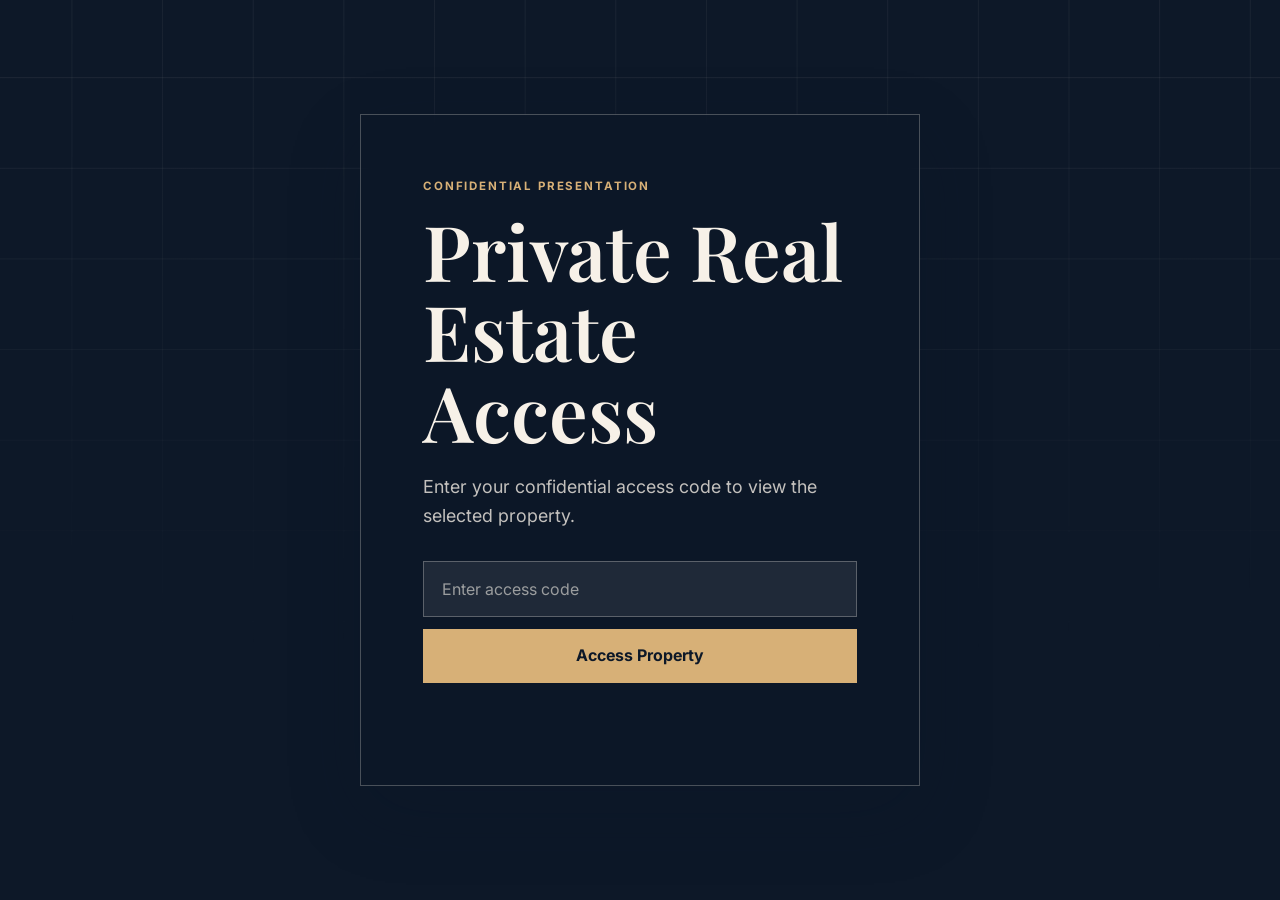
<file: index.html>
<!doctype html>
<html lang="en">
  <head>
    <meta charset="UTF-8" />
    <meta name="viewport" content="width=device-width, initial-scale=1.0" />
    <title>Private Real Estate Access | Luxury Property Portal</title>
    <meta
      name="description"
      content="Confidential private access portal for selected luxury real estate opportunities in Italy."
    />
    <meta
      name="keywords"
      content="private real estate access, luxury property portal, confidential real estate Italy, historic villa Marche, Potenza Picena villa"
    />
    <meta name="robots" content="index, follow" />
    <meta name="author" content="Private Estate Access" />
    <link rel="canonical" href="https://example.com/" />
    <meta property="og:type" content="website" />
    <meta property="og:title" content="Private Real Estate Access" />
    <meta
      property="og:description"
      content="Confidential access portal for selected luxury real estate opportunities in Italy."
    />
    <meta property="og:url" content="https://example.com/" />
    <meta
      property="og:image"
      content="https://images.unsplash.com/photo-1600585154340-be6161a56a0c?auto=format&fit=crop&w=1200&q=85"
    />
    <meta name="twitter:card" content="summary_large_image" />
    <meta name="twitter:title" content="Private Real Estate Access" />
    <meta
      name="twitter:description"
      content="Confidential access portal for selected luxury real estate opportunities in Italy."
    />
    <link rel="preconnect" href="https://fonts.googleapis.com" />
    <link rel="preconnect" href="https://fonts.gstatic.com" crossorigin />
    <link
      href="https://fonts.googleapis.com/css2?family=Inter:wght@400;500;600;700&family=Playfair+Display:wght@500;600;700&display=swap"
      rel="stylesheet"
    />
    <link rel="stylesheet" href="styles.css" />
    <script type="application/ld+json">
      {
        "@context": "https://schema.org",
        "@type": "WebSite",
        "name": "Private Real Estate Access",
        "url": "https://example.com/",
        "description": "Confidential private access portal for selected luxury real estate opportunities in Italy.",
        "inLanguage": "en"
      }
    </script>
  </head>
  <body>
    <main>
      <section class="access-screen" id="accessScreen" aria-labelledby="accessTitle">
        <div class="access-atmosphere" aria-hidden="true"></div>
        <div class="access-panel">
          <p class="eyebrow">Confidential presentation</p>
          <h1 id="accessTitle">Private Real Estate Access</h1>
          <p class="access-subtitle">
            Enter your confidential access code to view the selected property.
          </p>
          <form class="access-form" id="accessForm" novalidate>
            <label class="sr-only" for="accessCode">Enter access code</label>
            <input
              id="accessCode"
              name="accessCode"
              type="text"
              autocomplete="off"
              placeholder="Enter access code"
              aria-describedby="accessError"
            />
            <button type="submit">Access Property</button>
            <p class="access-error" id="accessError" role="alert" aria-live="polite"></p>
          </form>
        </div>
      </section>

      <article class="property-page" id="propertyPage" hidden>
        <header class="site-header" aria-label="Private portal navigation">
          <a class="brand" href="#hero" aria-label="Private Real Estate Access">
            <span>Private</span>
            <strong>Estate Access</strong>
          </a>
          <nav>
            <a href="#location">Location</a>
            <a href="#layout">Layout</a>
            <a href="#floorPlans">Floor Plans</a>
            <a href="#marketInsights">Local Market Insights</a>
            <a href="#contact">Contact</a>
          </nav>
        </header>

        <section class="hero property-section" id="hero">
          <div class="hero-media" aria-hidden="true"></div>
          <div class="hero-content">
            <p class="eyebrow">Potenza Picena, Marche, Italy</p>
            <h1>Historic Elegance in the Heart of Marche</h1>
            <p class="hero-copy">
              A fully restored 19th-century villa just 10 minutes from the Adriatic Coast.
            </p>
            <div class="hero-price" aria-label="Asking price">
              <span>Asking price</span>
              <strong>€685,000</strong>
              <em>Approx. $795,000 USD</em>
            </div>
            <div class="badge-row" aria-label="Key property facts">
              <span>480 sqm</span>
              <span>5 Bedrooms</span>
              <span>4 Bathrooms</span>
              <span>1,000 sqm Garden</span>
              <span>Energy Class A4</span>
            </div>
            <a class="primary-link" href="#introduction">Explore the Property</a>
          </div>
        </section>

        <section class="intro-section property-section" id="introduction">
          <div class="section-kicker">Historic 19th-Century Villa in Potenza Picena</div>
          <div class="split">
            <div>
              <h2>Fully Restored Residence with Private Garden, Energy Class A4 and Future Expansion Potential</h2>
            </div>
            <div class="intro-copy">
              <p>
                Located in the historic center of Potenza Picena, this fully restored
                19th-century villa offers a rare combination of heritage, privacy, modern
                comfort and exceptional future potential. Never occupied after renovation
                and ready to move in, the property is ideal as a prestigious private
                residence, a boutique hospitality concept or a flexible multi-family estate.
              </p>
              <dl class="price-card">
                <div class="asking-price-row">
                  <dt>Asking price</dt>
                  <dd>
                    €685,000
                    <span>Approx. $795,000 USD</span>
                  </dd>
                </div>
                <div>
                  <dt>Property type</dt>
                  <dd>Independent historic villa</dd>
                </div>
                <div>
                  <dt>Position</dt>
                  <dd>Historic town center</dd>
                </div>
              </dl>
            </div>
          </div>
        </section>

        <section class="location-section property-section image-band" id="location">
          <div class="location-visual-stack" aria-hidden="true">
            <div class="band-image band-image-town"></div>
            <div class="band-image band-image-location"></div>
          </div>
          <div class="band-content">
            <p class="eyebrow">Location</p>
            <h2>Between Historic Charm and the Adriatic Coast</h2>
            <p>
              The villa is located in an exclusive and private position in the historic
              center of Potenza Picena. Shops, schools, pharmacy, municipal services and
              public transport are within walking distance, allowing daily life without
              dependence on a car. The Adriatic Coast is only 10 minutes away by car.
            </p>
            <div class="distance-grid">
              <a class="distance-card" href="distances.html">
                <strong>Essential services</strong>
                <span>Walking distance</span>
                <small>View distance details</small>
              </a>
              <a class="distance-card" href="potenza-picena.html">
                <strong>Discover Potenza Picena</strong>
                <span>Town, services and lifestyle</span>
                <small>Explore local information</small>
              </a>
            </div>
          </div>
        </section>

        <section class="highlights property-section" id="highlights">
          <div class="section-heading">
            <p class="eyebrow">Key facts</p>
            <h2>Property Highlights</h2>
          </div>
          <div class="highlight-grid" id="highlightGrid"></div>
        </section>

        <section class="story-section property-section">
          <div class="story-card">
            <p class="eyebrow">Character</p>
            <h2>A Heritage Residence Reimagined</h2>
            <p>
              This 19th-century villa has been completely restored with certified,
              next-generation systems while preserving its historic character and
              representative atmosphere. Large windows and balconies on every side fill
              the interiors with exceptional natural light throughout the day.
            </p>
          </div>
        </section>

        <section class="garden-section property-section image-band">
          <div class="band-content">
            <p class="eyebrow">Private garden</p>
            <h2>A Private Green Sanctuary</h2>
            <p>
              The villa is surrounded by approximately 1,000 sqm of private garden with
              mature trees, reserved green areas, relaxation spaces and internal parking.
              The outdoor areas offer privacy, elegance and the possibility to create a
              private swimming pool.
            </p>
          </div>
          <div class="garden-gallery" aria-label="Private garden image gallery">
            <button
              class="garden-gallery-image garden-gallery-image-1"
              type="button"
              data-full-image="assets/private-garden-1.png"
              aria-label="View private garden image 1"
            ></button>
            <button
              class="garden-gallery-image garden-gallery-image-2"
              type="button"
              data-full-image="assets/private-garden-2.png"
              aria-label="View private garden image 2"
            ></button>
            <button
              class="garden-gallery-image garden-gallery-image-3"
              type="button"
              data-full-image="assets/private-garden-3.png"
              aria-label="View private garden image 3"
            ></button>
            <button
              class="garden-gallery-image garden-gallery-image-4"
              type="button"
              data-full-image="assets/private-garden-4.png"
              aria-label="View private garden image 4"
            ></button>
          </div>
        </section>

        <section class="layout-section property-section" id="layout">
          <div class="section-heading wide">
            <p class="eyebrow">Property layout</p>
            <h2>Flexible Living Across Independent Spaces</h2>
            <p>
              The property is currently divided into two independent apartments, creating
              a refined residential setting with flexible private, guest, staff or income
              possibilities.
            </p>
          </div>
          <div class="layout-grid">
            <article class="layout-card expandable-layout-card">
              <span class="layout-size">90 sqm</span>
              <button class="layout-gallery-toggle" type="button" aria-expanded="false">
                <h3>Ground Floor Apartment</h3>
                <span>View Gallery</span>
              </button>
              <ul>
                <li>Independent entrance</li>
                <li>Living room with kitchen</li>
                <li>Double bedroom</li>
                <li>Bathroom</li>
                <li>Laundry room</li>
                <li>Ideal for guests, family members, staff or rental use</li>
              </ul>
              <div class="layout-photo-gallery" hidden>
                <button
                  class="layout-photo-thumb layout-photo-thumb-1"
                  type="button"
                  data-full-image="assets/ground-floor-apartment-1.png"
                  aria-label="View ground floor apartment image 1"
                ></button>
                <button
                  class="layout-photo-thumb layout-photo-thumb-2"
                  type="button"
                  data-full-image="assets/ground-floor-apartment-2.png"
                  aria-label="View ground floor apartment image 2"
                ></button>
                <button
                  class="layout-photo-thumb layout-photo-thumb-3"
                  type="button"
                  data-full-image="assets/ground-floor-apartment-3.png"
                  aria-label="View ground floor apartment image 3"
                ></button>
                <button
                  class="layout-photo-thumb layout-photo-thumb-4"
                  type="button"
                  data-full-image="assets/ground-floor-apartment-4.png"
                  aria-label="View ground floor apartment image 4"
                ></button>
                <button
                  class="layout-photo-thumb layout-photo-thumb-5"
                  type="button"
                  data-full-image="assets/ground-floor-apartment-5.png"
                  aria-label="View ground floor apartment image 5"
                ></button>
              </div>
            </article>
            <article class="layout-card featured expandable-layout-card main-residence-card">
              <span class="layout-size">320 sqm</span>
              <button class="layout-gallery-toggle" type="button" aria-expanded="false">
                <h3>Main Residence</h3>
                <span>View Gallery</span>
              </button>
              <ul>
                <li>Independent entrance</li>
                <li>Private elevator</li>
                <li>Study room on the ground floor</li>
                <li>Large kitchen</li>
                <li>Elegant double living room</li>
                <li>Dining room</li>
                <li>Guest bathroom</li>
                <li>Four double bedrooms</li>
                <li>Bathroom</li>
                <li>Additional bathroom/laundry</li>
                <li>Attic with technical room and storage room</li>
              </ul>
              <div class="layout-photo-gallery main-residence-gallery" hidden>
                <button
                  class="layout-photo-thumb"
                  type="button"
                  style="--photo: url('assets/main-residence-1.png')"
                  data-full-image="assets/main-residence-1.png"
                  aria-label="View main residence image 1"
                ></button>
                <button
                  class="layout-photo-thumb"
                  type="button"
                  style="--photo: url('assets/main-residence-2.png')"
                  data-full-image="assets/main-residence-2.png"
                  aria-label="View main residence image 2"
                ></button>
                <button
                  class="layout-photo-thumb"
                  type="button"
                  style="--photo: url('assets/main-residence-3.png')"
                  data-full-image="assets/main-residence-3.png"
                  aria-label="View main residence image 3"
                ></button>
                <button
                  class="layout-photo-thumb"
                  type="button"
                  style="--photo: url('assets/main-residence-4.png')"
                  data-full-image="assets/main-residence-4.png"
                  aria-label="View main residence image 4"
                ></button>
                <button
                  class="layout-photo-thumb"
                  type="button"
                  style="--photo: url('assets/main-residence-5.png')"
                  data-full-image="assets/main-residence-5.png"
                  aria-label="View main residence image 5"
                ></button>
                <button
                  class="layout-photo-thumb"
                  type="button"
                  style="--photo: url('assets/main-residence-6.png')"
                  data-full-image="assets/main-residence-6.png"
                  aria-label="View main residence image 6"
                ></button>
                <button
                  class="layout-photo-thumb"
                  type="button"
                  style="--photo: url('assets/main-residence-7.png')"
                  data-full-image="assets/main-residence-7.png"
                  aria-label="View main residence image 7"
                ></button>
                <button
                  class="layout-photo-thumb"
                  type="button"
                  style="--photo: url('assets/main-residence-8.png')"
                  data-full-image="assets/main-residence-8.png"
                  aria-label="View main residence image 8"
                ></button>
                <button
                  class="layout-photo-thumb"
                  type="button"
                  style="--photo: url('assets/main-residence-9.png')"
                  data-full-image="assets/main-residence-9.png"
                  aria-label="View main residence image 9"
                ></button>
                <button
                  class="layout-photo-thumb"
                  type="button"
                  style="--photo: url('assets/main-residence-10.png')"
                  data-full-image="assets/main-residence-10.png"
                  aria-label="View main residence image 10"
                ></button>
                <button
                  class="layout-photo-thumb"
                  type="button"
                  style="--photo: url('assets/main-residence-11.png')"
                  data-full-image="assets/main-residence-11.png"
                  aria-label="View main residence image 11"
                ></button>
                <button
                  class="layout-photo-thumb"
                  type="button"
                  style="--photo: url('assets/main-residence-12.png')"
                  data-full-image="assets/main-residence-12.png"
                  aria-label="View main residence image 12"
                ></button>
                <button
                  class="layout-photo-thumb"
                  type="button"
                  style="--photo: url('assets/main-residence-13.png')"
                  data-full-image="assets/main-residence-13.png"
                  aria-label="View main residence image 13"
                ></button>
                <button
                  class="layout-photo-thumb"
                  type="button"
                  style="--photo: url('assets/main-residence-14.png')"
                  data-full-image="assets/main-residence-14.png"
                  aria-label="View main residence image 14"
                ></button>
                <button
                  class="layout-photo-thumb"
                  type="button"
                  style="--photo: url('assets/main-residence-15.png')"
                  data-full-image="assets/main-residence-15.png"
                  aria-label="View main residence image 15"
                ></button>
                <button
                  class="layout-photo-thumb"
                  type="button"
                  style="--photo: url('assets/main-residence-16.png')"
                  data-full-image="assets/main-residence-16.png"
                  aria-label="View main residence image 16"
                ></button>
              </div>
            </article>
          </div>
        </section>

        <section class="floor-plans-section property-section" id="floorPlans">
          <div class="section-heading wide centered">
            <p class="eyebrow">Architectural plans</p>
            <h2>Floor Plans</h2>
            <p>Explore each level of the property through detailed architectural floor plans.</p>
          </div>

          <div class="floor-plan-level">
            <h3>Ground Floor</h3>
            <div class="floor-plan-group">
              <h4>Main Residence</h4>
              <div class="floor-plan-grid main-residence-plans">
                <figure class="floor-plan-card">
                  <button
                    class="floor-plan-button"
                    type="button"
                    data-full-image="assets/main-residence-floor-plan-1.jpg"
                    aria-label="Open Main Residence Ground Floor Plan 1"
                  >
                    <img src="assets/main-residence-floor-plan-1.jpg" alt="Main Residence Ground Floor Plan 1" />
                  </button>
                  <figcaption>Main Residence Plan 1</figcaption>
                </figure>
                <figure class="floor-plan-card">
                  <button
                    class="floor-plan-button"
                    type="button"
                    data-full-image="assets/main-residence-floor-plan-2.jpg"
                    aria-label="Open Main Residence Ground Floor Plan 2"
                  >
                    <img src="assets/main-residence-floor-plan-2.jpg" alt="Main Residence Ground Floor Plan 2" />
                  </button>
                  <figcaption>Main Residence Plan 2</figcaption>
                </figure>
                <figure class="floor-plan-card">
                  <button
                    class="floor-plan-button"
                    type="button"
                    data-full-image="assets/main-residence-floor-plan-3.jpg"
                    aria-label="Open Main Residence Ground Floor Plan 3"
                  >
                    <img src="assets/main-residence-floor-plan-3.jpg" alt="Main Residence Ground Floor Plan 3" />
                  </button>
                  <figcaption>Main Residence Plan 3</figcaption>
                </figure>
              </div>
            </div>

            <div class="floor-plan-group storage-plan-group">
              <h4>Storage Building</h4>
              <figure class="floor-plan-card">
                <button
                  class="floor-plan-button"
                  type="button"
                  data-full-image="assets/storage-building-floor-plan.jpg"
                  aria-label="Open Storage Building Plan"
                >
                  <img src="assets/storage-building-floor-plan.jpg" alt="Storage Building Plan" />
                </button>
                <figcaption>Storage Building Plan</figcaption>
              </figure>
            </div>
          </div>

          <div class="floor-plan-level">
            <h3>First Floor</h3>
            <figure class="floor-plan-card floor-plan-card-large">
              <button
                class="floor-plan-button"
                type="button"
                data-full-image="assets/first-floor-plan.jpg"
                aria-label="Open First Floor Plan"
              >
                <img src="assets/first-floor-plan.jpg" alt="First Floor Plan" />
              </button>
              <figcaption>First Floor Plan</figcaption>
            </figure>
          </div>

          <div class="floor-plan-level">
            <h3>Second Floor</h3>
            <figure class="floor-plan-card floor-plan-card-large">
              <button
                class="floor-plan-button"
                type="button"
                data-full-image="assets/second-floor-plan.jpg"
                aria-label="Open Second Floor Plan"
              >
                <img src="assets/second-floor-plan.jpg" alt="Second Floor Plan" />
              </button>
              <figcaption>Second Floor Plan</figcaption>
            </figure>
          </div>

          <div class="floor-plan-level">
            <h3>Attic Floor</h3>
            <figure class="floor-plan-card floor-plan-card-large">
              <button
                class="floor-plan-button"
                type="button"
                data-full-image="assets/attic-floor-plan.jpg"
                aria-label="Open Attic Plan"
              >
                <img src="assets/attic-floor-plan.jpg" alt="Attic Plan" />
              </button>
              <figcaption>Attic Plan</figcaption>
            </figure>
          </div>
        </section>

        <section class="technology property-section">
          <div class="section-heading">
            <p class="eyebrow">Performance</p>
            <h2>Historic Charm, Modern Performance</h2>
          </div>
          <div class="feature-list">
            <span>Photovoltaic system</span>
            <span>Thermal insulation</span>
            <span>High-performance windows</span>
            <span>Acoustic insulation</span>
            <span>Certified systems</span>
            <span>Energy Class A4</span>
            <span>Near-zero operating costs</span>
            <span>EP glnr: 29.32 kWh/m²/year</span>
          </div>
        </section>

        <section class="potential property-section" id="potential">
          <div class="potential-media" aria-hidden="true"></div>
          <div class="potential-content">
            <p class="eyebrow">Future potential</p>
            <h2>Future Value-Add Potential</h2>
            <p>
              The property offers exceptional development opportunities, including the
              possibility to build a private swimming pool within the garden and to
              construct a second villa of approximately 240 sqm across two levels. The
              internal layout also allows potential subdivision into multiple residential
              units.
            </p>
          </div>
        </section>

        <section class="market-insights property-section reveal" id="marketInsights">
          <div class="section-heading">
            <p class="eyebrow">Market performance</p>
            <h2>Local Market Insights</h2>
          </div>
          <div class="market-insights-grid">
            <figure class="market-chart-panel">
              <img
                src="assets/property-market-trends.jpg"
                alt="Sales and rental price trend charts for Potenza Picena"
              />
            </figure>
            <div class="market-card-stack">
              <article class="market-info-card">
                <h3>Sales Price Trend</h3>
                <p>
                  In May 2026, residential properties for sale in Potenza Picena
                  reached an average asking price of <strong>€1,673/m²</strong>,
                  marking a <strong>+14.98%</strong> increase compared to May 2025,
                  when the average was €1,455/m². Over the last two years, May 2026
                  represented the highest recorded average price in the municipality.
                </p>
              </article>
              <article class="market-info-card">
                <h3>Rental Price Trend</h3>
                <p>
                  In May 2026, residential rental properties in Potenza Picena
                  recorded an average asking rent of <strong>€8.82/m²</strong>,
                  showing a <strong>+14.99%</strong> increase compared to May 2025,
                  when the average was €7.67/m² per month. Over the last two years,
                  the highest rental value in the municipality was recorded in
                  November 2024, reaching €10.38/m² per month.
                </p>
              </article>
              <article class="market-info-card">
                <h3>International Buyer Demand</h3>
                <p>
                  The Marche region is showing positive momentum in international
                  real estate demand, with foreign enquiries for homes for sale
                  increasing by <strong>+3.32%</strong> year over year. This contrasts
                  with the national trend, where international demand decreased by 5.89%
                  over the same annual period.
                  Within the region, the province of Macerata — where Potenza Picena
                  is located — stands out as the strongest performer, accounting for
                  <strong>22.59%</strong> of foreign demand in the Marche market.
                </p>
              </article>
            </div>
          </div>
        </section>

        <section class="uses property-section">
          <div class="section-heading">
            <p class="eyebrow">Ideal uses</p>
            <h2>A Property Adaptable to Multiple Visions</h2>
          </div>
          <div class="use-grid">
            <article>Luxury private residence</article>
            <article>Multi-generational family home</article>
            <article>Boutique B&amp;B</article>
            <article>Charming hospitality residence</article>
            <article>Professional home-office estate</article>
            <article>Investment property</article>
            <article>Future development project</article>
          </div>
        </section>

        <section class="final-cta property-section" id="contact">
          <div class="final-cta-inner">
            <div class="final-cta-copy">
              <p class="eyebrow">Private opportunity</p>
              <h2>Where History, Comfort and Opportunity Meet</h2>
              <p>
                A rare ready-to-live historic villa in one of the most authentic areas of
                Marche, combining architectural character, private outdoor space, modern
                efficiency and remarkable future potential.
              </p>
              <a
                class="primary-link dark"
                href="mailto:rikardo.plav@gmail.com?subject=Private%20Real%20Estate%20Access%20-%20Potenza%20Picena%20Villa&body=Hello%20Rikardo%2C%0A%0AI%20would%20like%20to%20request%20the%20full%20details%20for%20the%20historic%20villa%20in%20Potenza%20Picena.%0A%0AThank%20you."
              >
                Request Full Details
              </a>
            </div>
            <figure class="final-cta-image">
              <img
                src="assets/private-opportunity-villa.png"
                alt="Historic villa facade and private garden path"
              />
            </figure>
          </div>
        </section>

        <footer class="confidential-footer">
          <p>Private and confidential real estate presentation.</p>
        </footer>
      </article>
      <div class="image-lightbox" id="gardenLightbox" hidden>
        <button class="image-lightbox-close" type="button" aria-label="Close enlarged image">Close</button>
        <img alt="Enlarged property image" id="gardenLightboxImage" />
      </div>
    </main>

    <script src="script.js"></script>
  </body>
</html>
</file>
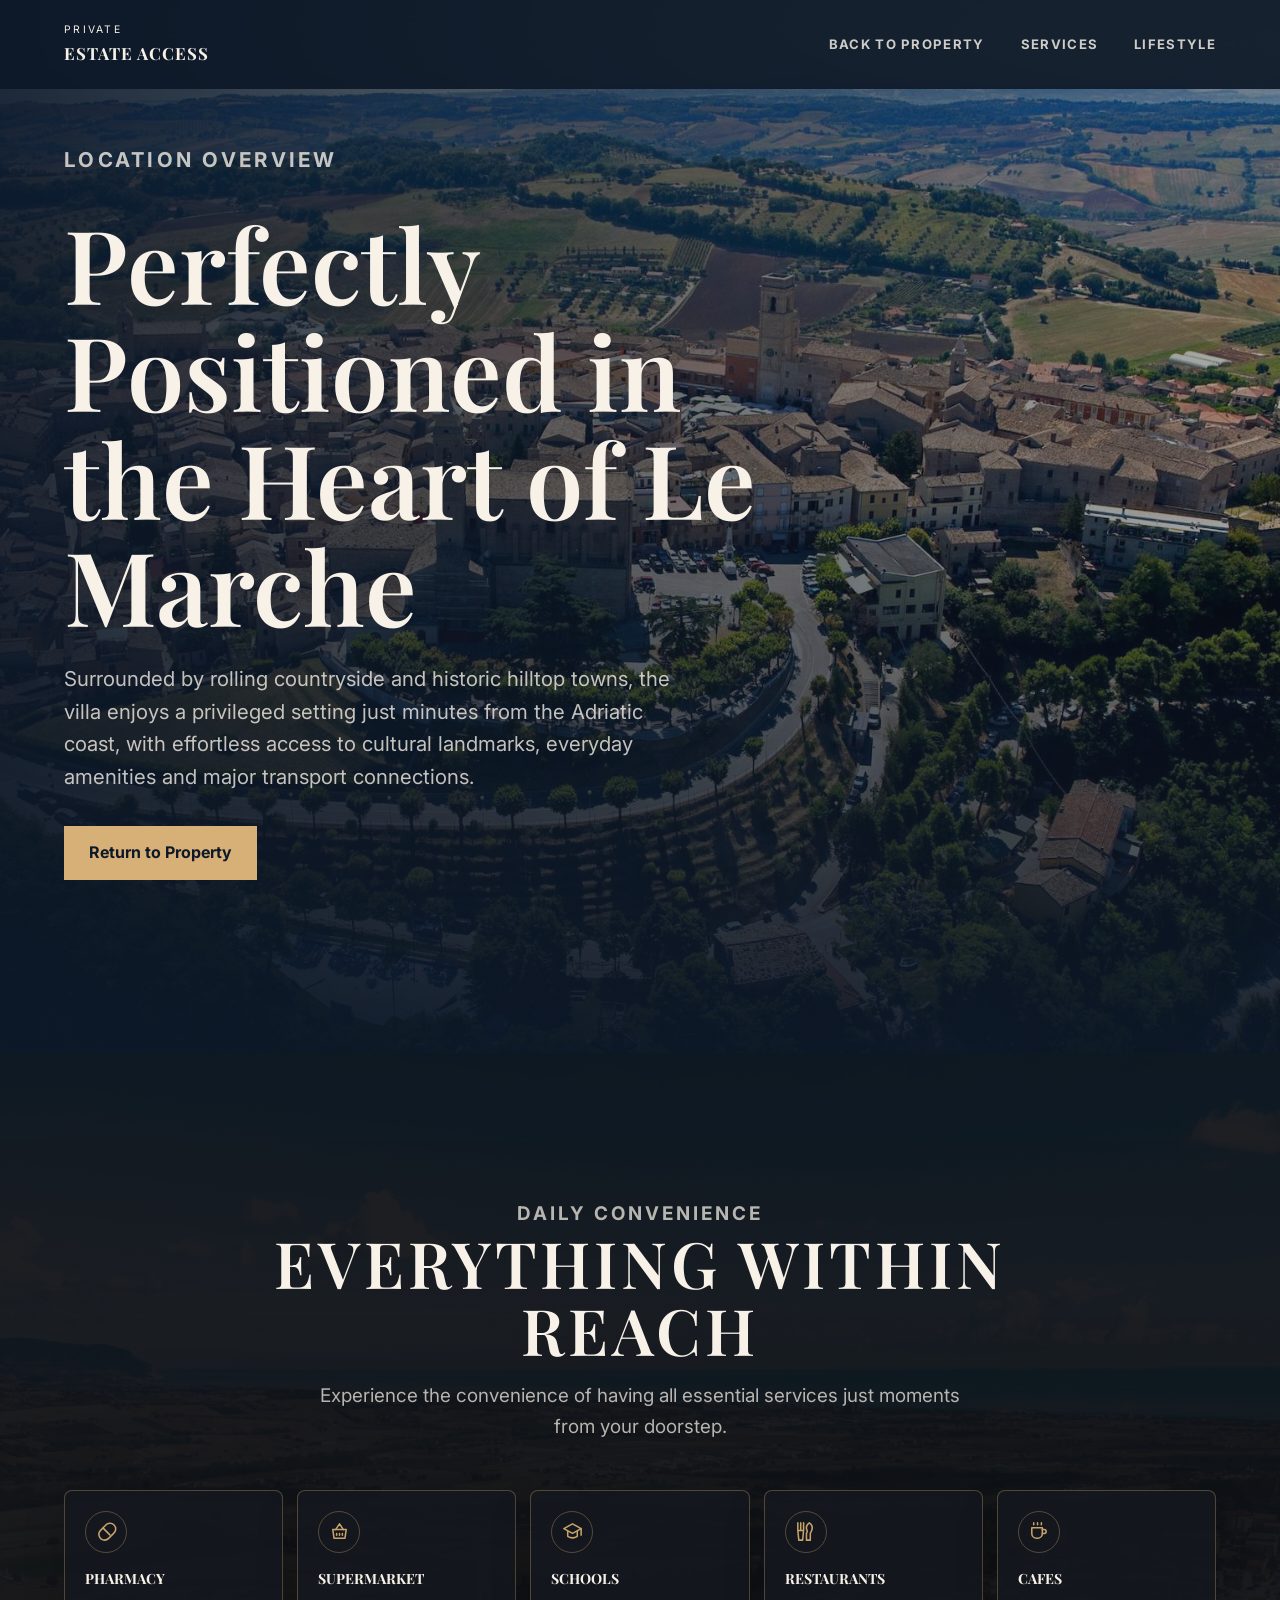
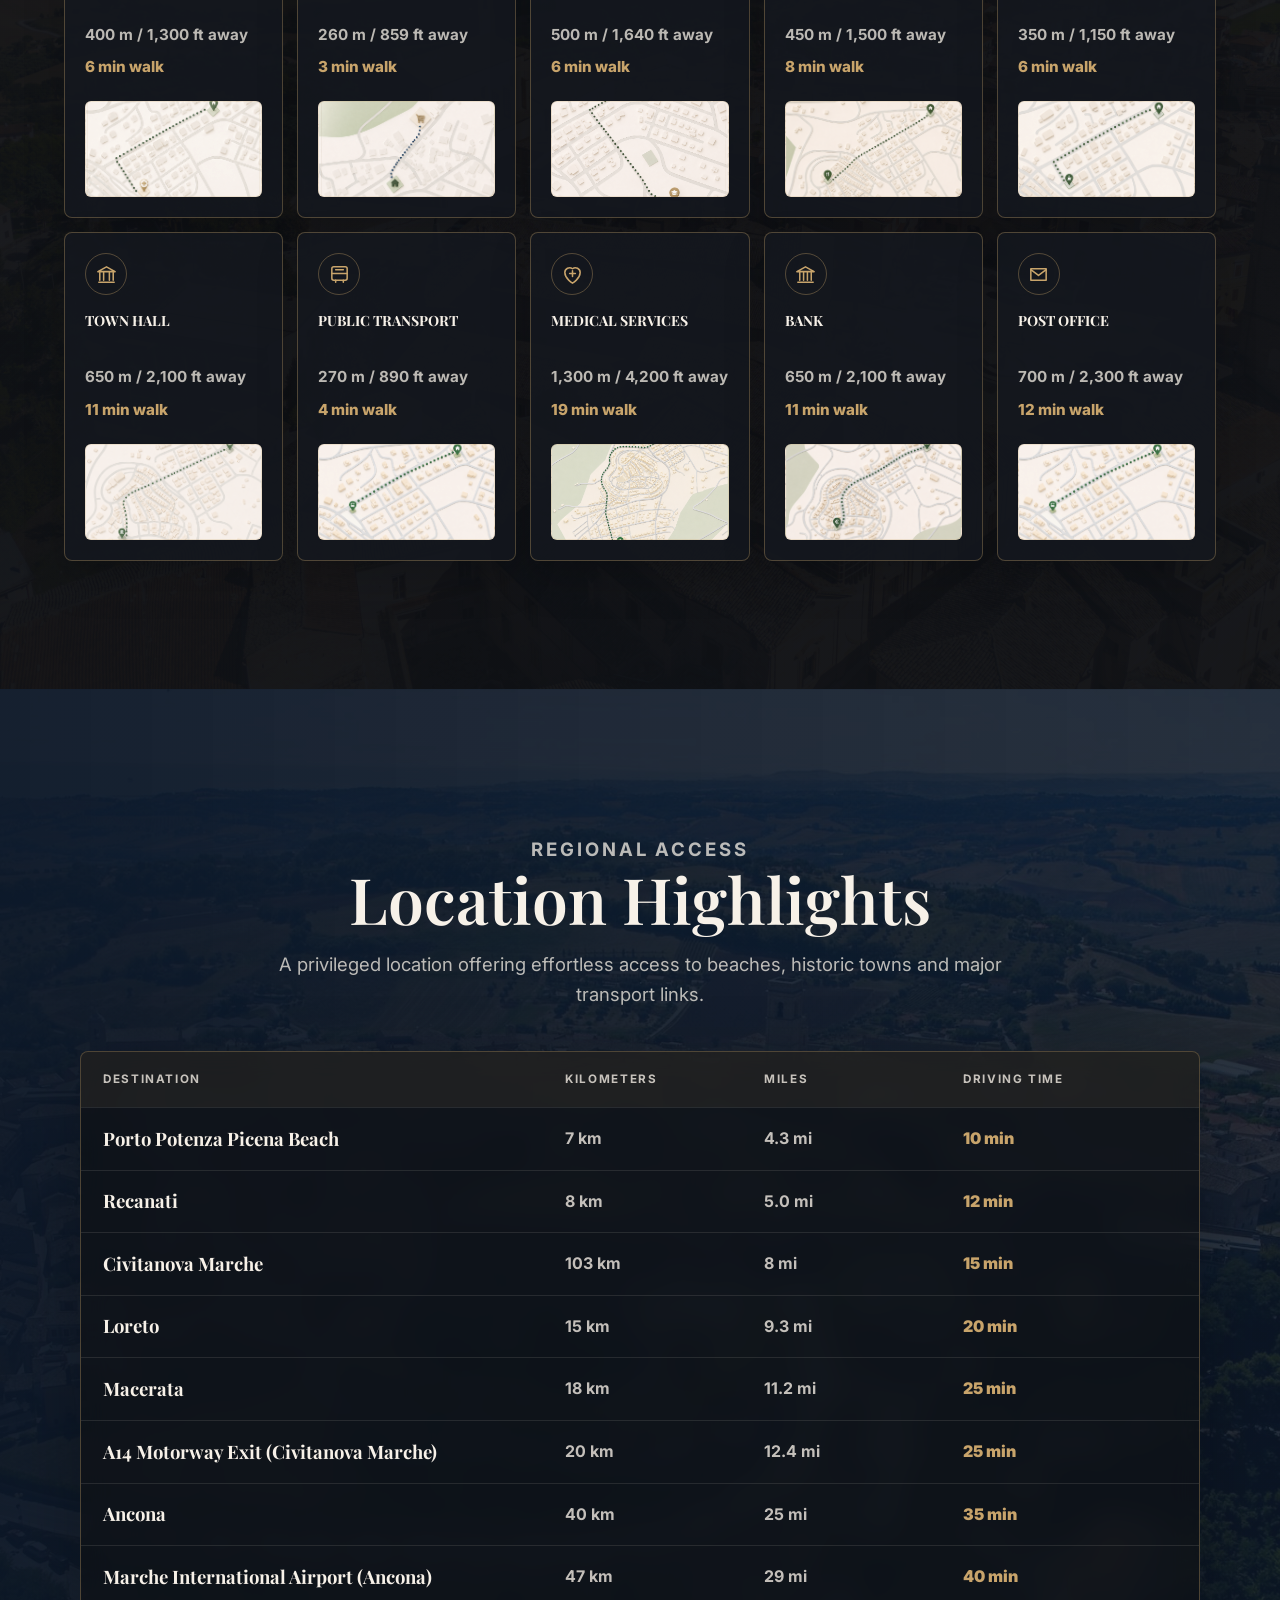
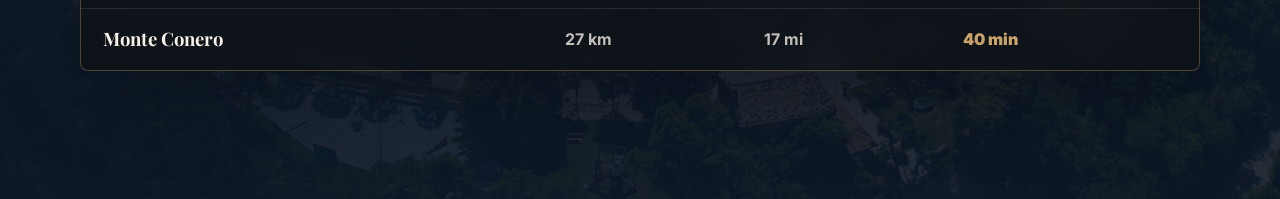
<file: distances.html>
<!doctype html>
<html lang="en">
  <head>
    <meta charset="UTF-8" />
    <meta name="viewport" content="width=device-width, initial-scale=1.0" />
    <title>Location Distances | Potenza Picena Villa</title>
    <meta
      name="description"
      content="Location and distance overview for the historic villa in Potenza Picena, Marche, Italy."
    />
    <link rel="preconnect" href="https://fonts.googleapis.com" />
    <link rel="preconnect" href="https://fonts.gstatic.com" crossorigin />
    <link
      href="https://fonts.googleapis.com/css2?family=Inter:wght@400;500;600;700&family=Playfair+Display:wght@500;600;700&display=swap"
      rel="stylesheet"
    />
    <link rel="stylesheet" href="styles.css" />
  </head>
  <body class="is-unlocked">
    <article class="property-page distance-detail-page">
      <header class="site-header solid" aria-label="Distance page navigation">
        <a class="brand" href="index.html#hero" aria-label="Back to property">
          <span>Private</span>
          <strong>Estate Access</strong>
        </a>
        <nav>
          <a href="index.html#location">Back to Property</a>
          <a href="#essentialServices">Services</a>
          <a href="#lifestyleAccess">Lifestyle</a>
        </nav>
      </header>

      <section class="distance-hero property-section">
        <div class="distance-hero-media" aria-hidden="true"></div>
        <div class="distance-hero-content">
          <p class="eyebrow">Location overview</p>
          <h1>Perfectly Positioned in the Heart of Le Marche</h1>
          <p>
            Surrounded by rolling countryside and historic hilltop towns, the villa
            enjoys a privileged setting just minutes from the Adriatic coast, with
            effortless access to cultural landmarks, everyday amenities and major
            transport connections.
          </p>
          <a class="primary-link" href="index.html#location">Return to Property</a>
        </div>
      </section>

      <section class="services-reach property-section" id="essentialServices">
        <div class="services-heading">
          <p class="eyebrow">Daily convenience</p>
          <h2>EVERYTHING WITHIN REACH</h2>
          <p>
            Experience the convenience of having all essential services just moments from
            your doorstep.
          </p>
        </div>
        <div class="services-grid" id="servicesGrid" aria-label="Nearby essential services"></div>
      </section>

      <section class="location-highlights property-section" id="lifestyleAccess">
        <div class="location-highlights-heading">
          <p class="eyebrow">Regional access</p>
          <h2>Location Highlights</h2>
          <p>
            A privileged location offering effortless access to beaches, historic towns
            and major transport links.
          </p>
        </div>

        <div class="location-table" aria-label="Nearby destinations and estimated driving times">
          <div class="location-row location-row-head">
            <span>Destination</span>
            <span>Kilometers</span>
            <span>Miles</span>
            <span>Driving Time</span>
          </div>
          <div class="location-row">
            <strong>Porto Potenza Picena Beach</strong>
            <span>7 km</span>
            <span>4.3 mi</span>
            <em>10 min</em>
          </div>
          <div class="location-row">
            <strong>Recanati</strong>
            <span>8 km</span>
            <span>5.0 mi</span>
            <em>12 min</em>
          </div>
          <div class="location-row">
            <strong>Civitanova Marche</strong>
            <span>103 km</span>
            <span>8 mi</span>
            <em>15 min</em>
          </div>
          <div class="location-row">
            <strong>Loreto</strong>
            <span>15 km</span>
            <span>9.3 mi</span>
            <em>20 min</em>
          </div>
          <div class="location-row">
            <strong>Macerata</strong>
            <span>18 km</span>
            <span>11.2 mi</span>
            <em>25 min</em>
          </div>
          <div class="location-row">
            <strong>A14 Motorway Exit (Civitanova Marche)</strong>
            <span>20 km</span>
            <span>12.4 mi</span>
            <em>25 min</em>
          </div>
          <div class="location-row">
            <strong>Ancona</strong>
            <span>40 km</span>
            <span>25 mi</span>
            <em>35 min</em>
          </div>
          <div class="location-row">
            <strong>Marche International Airport (Ancona)</strong>
            <span>47 km</span>
            <span>29 mi</span>
            <em>40 min</em>
          </div>
          <div class="location-row">
            <strong>Monte Conero</strong>
            <span>27 km</span>
            <span>17 mi</span>
            <em>40 min</em>
          </div>
        </div>
      </section>
    </article>

    <div class="service-modal" id="serviceModal" aria-hidden="true" role="dialog" aria-modal="true">
      <button class="service-modal-close" type="button" aria-label="Close service details">Close</button>
      <div class="service-modal-shell">
        <div class="service-modal-map" id="serviceModalMap">
        </div>
        <div class="service-modal-content">
          <p class="eyebrow">Nearby service</p>
          <h2 id="serviceModalTitle"></h2>
          <dl>
            <div>
              <dt>Distance</dt>
              <dd id="serviceModalDistance"></dd>
            </div>
            <div>
              <dt>Walking Time</dt>
              <dd id="serviceModalWalking"></dd>
            </div>
            <div>
              <dt>Driving Time</dt>
              <dd id="serviceModalDriving"></dd>
            </div>
          </dl>
        </div>
      </div>
    </div>

    <script src="services.js"></script>
  </body>
</html>
</file>
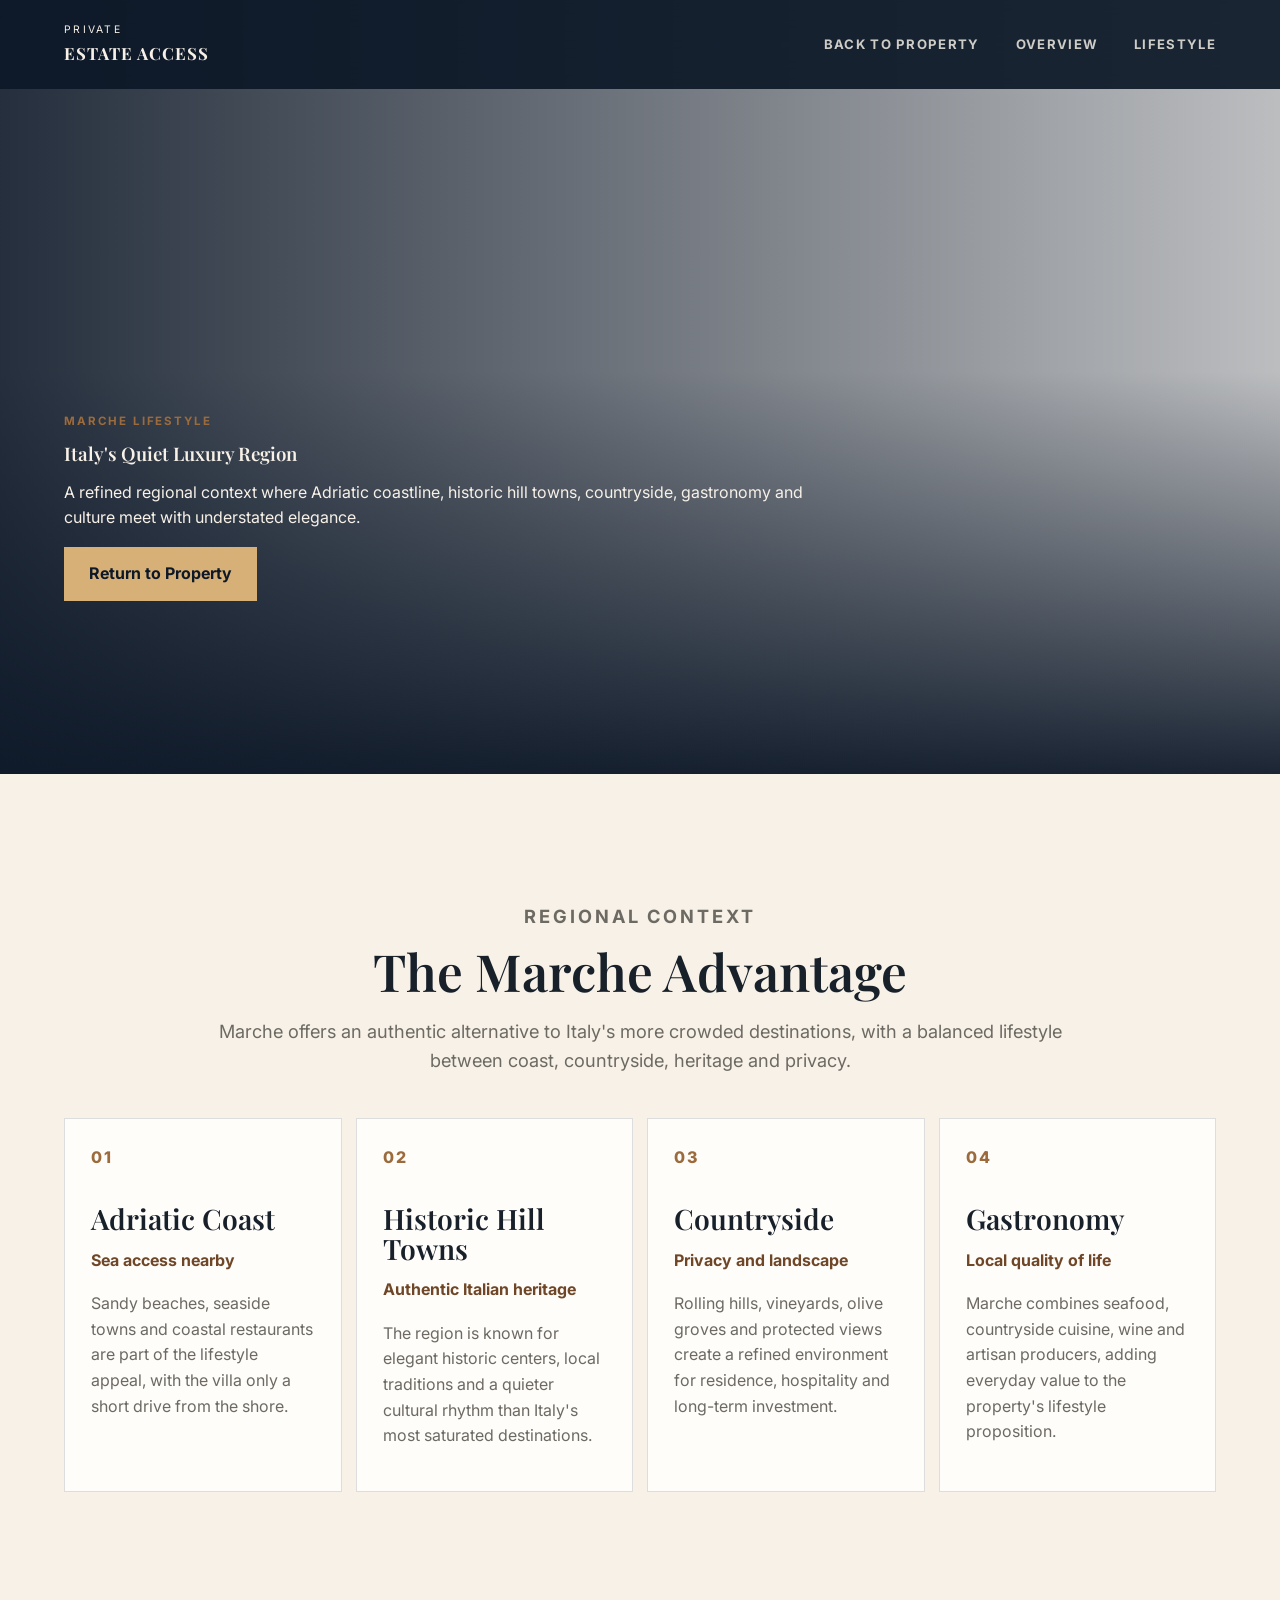
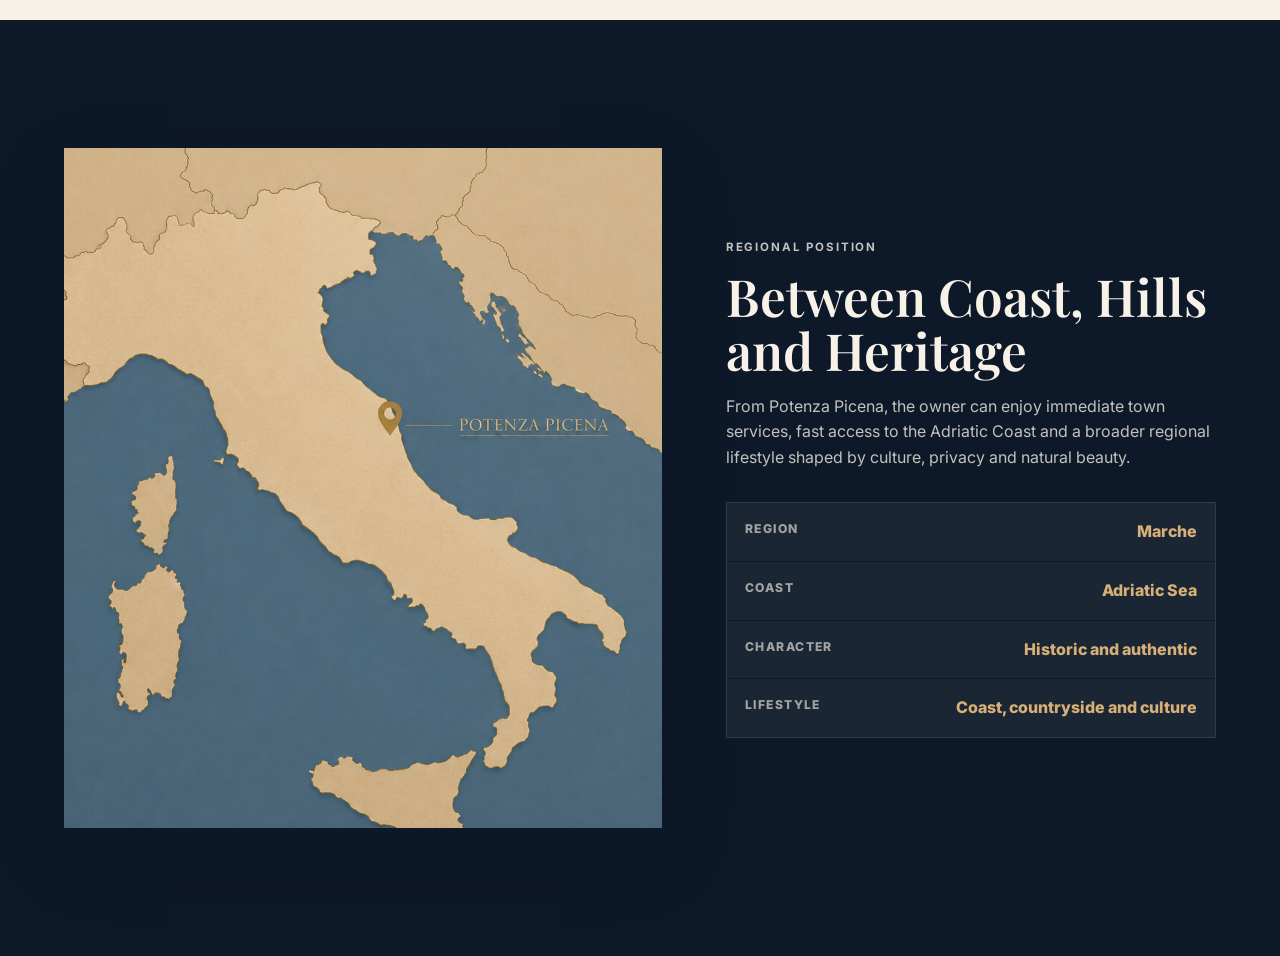
<file: marche-region.html>
<!doctype html>
<html lang="en">
  <head>
    <meta charset="UTF-8" />
    <meta name="viewport" content="width=device-width, initial-scale=1.0" />
    <title>Marche Region Lifestyle | Private Estate Access</title>
    <meta
      name="description"
      content="Lifestyle overview of the Marche region for the private Potenza Picena villa presentation."
    />
    <link rel="preconnect" href="https://fonts.googleapis.com" />
    <link rel="preconnect" href="https://fonts.gstatic.com" crossorigin />
    <link
      href="https://fonts.googleapis.com/css2?family=Inter:wght@400;500;600;700&family=Playfair+Display:wght@500;600;700&display=swap"
      rel="stylesheet"
    />
    <link rel="stylesheet" href="styles.css" />
  </head>
  <body class="is-unlocked">
    <article class="property-page region-detail-page">
      <header class="site-header solid" aria-label="Region page navigation">
        <a class="brand" href="index.html#location" aria-label="Back to property">
          <span>Private</span>
          <strong>Estate Access</strong>
        </a>
        <nav>
          <a href="index.html#location">Back to Property</a>
          <a href="#regionOverview">Overview</a>
          <a href="#regionLifestyle">Lifestyle</a>
        </nav>
      </header>

      <section class="region-hero property-section">
        <div class="region-hero-media" aria-hidden="true"></div>
        <div class="distance-hero-content">
          <p class="eyebrow">Marche lifestyle</p>
          <h1>Italy's Quiet Luxury Region</h1>
          <p>
            A refined regional context where Adriatic coastline, historic hill towns,
            countryside, gastronomy and culture meet with understated elegance.
          </p>
          <a class="primary-link" href="index.html#location">Return to Property</a>
        </div>
      </section>

      <section class="distance-overview property-section" id="regionOverview">
        <div class="section-heading wide">
          <p class="eyebrow">Regional context</p>
          <h2>The Marche Advantage</h2>
          <p>
            Marche offers an authentic alternative to Italy's more crowded destinations,
            with a balanced lifestyle between coast, countryside, heritage and privacy.
          </p>
        </div>

        <div class="distance-detail-grid">
          <article>
            <span>01</span>
            <h3>Adriatic Coast</h3>
            <strong>Sea access nearby</strong>
            <p>
              Sandy beaches, seaside towns and coastal restaurants are part of the
              lifestyle appeal, with the villa only a short drive from the shore.
            </p>
          </article>
          <article>
            <span>02</span>
            <h3>Historic Hill Towns</h3>
            <strong>Authentic Italian heritage</strong>
            <p>
              The region is known for elegant historic centers, local traditions and a
              quieter cultural rhythm than Italy's most saturated destinations.
            </p>
          </article>
          <article>
            <span>03</span>
            <h3>Countryside</h3>
            <strong>Privacy and landscape</strong>
            <p>
              Rolling hills, vineyards, olive groves and protected views create a refined
              environment for residence, hospitality and long-term investment.
            </p>
          </article>
          <article>
            <span>04</span>
            <h3>Gastronomy</h3>
            <strong>Local quality of life</strong>
            <p>
              Marche combines seafood, countryside cuisine, wine and artisan producers,
              adding everyday value to the property's lifestyle proposition.
            </p>
          </article>
        </div>
      </section>

      <section class="lifestyle-access property-section" id="regionLifestyle">
        <div class="region-map" aria-hidden="true"></div>
        <div class="lifestyle-content">
          <p class="eyebrow">Regional position</p>
          <h2>Between Coast, Hills and Heritage</h2>
          <p>
            From Potenza Picena, the owner can enjoy immediate town services, fast access
            to the Adriatic Coast and a broader regional lifestyle shaped by culture,
            privacy and natural beauty.
          </p>
          <dl>
            <div>
              <dt>Region</dt>
              <dd>Marche</dd>
            </div>
            <div>
              <dt>Coast</dt>
              <dd>Adriatic Sea</dd>
            </div>
            <div>
              <dt>Character</dt>
              <dd>Historic and authentic</dd>
            </div>
            <div>
              <dt>Lifestyle</dt>
              <dd>Coast, countryside and culture</dd>
            </div>
          </dl>
        </div>
      </section>
    </article>
  </body>
</html>
</file>
<file: styles.css>
:root {
  --ivory: #f7f1e8;
  --warm-white: #fffdfa;
  --beige: #d8c8ad;
  --sand: #bda982;
  --bronze: #9b6b3d;
  --bronze-dark: #6f4728;
  --navy: #0d1828;
  --navy-soft: #17263a;
  --ink: #18202a;
  --muted: #6d6a63;
  --line: rgba(24, 32, 42, 0.14);
  --shadow: 0 26px 70px rgba(13, 24, 40, 0.18);
  --serif: "Playfair Display", Georgia, serif;
  --sans: "Inter", Arial, sans-serif;
}

* {
  box-sizing: border-box;
}

html {
  scroll-behavior: smooth;
}

body {
  margin: 0;
  color: var(--ink);
  background: var(--warm-white);
  font-family: var(--sans);
  line-height: 1.6;
}

body.is-locked {
  overflow: hidden;
}

body.is-unlocked {
  overflow: auto;
}

a {
  color: inherit;
  text-decoration: none;
}

button,
input {
  font: inherit;
}

.sr-only {
  position: absolute;
  width: 1px;
  height: 1px;
  padding: 0;
  margin: -1px;
  overflow: hidden;
  clip: rect(0, 0, 0, 0);
  white-space: nowrap;
  border: 0;
}

.access-screen {
  position: fixed;
  inset: 0;
  z-index: 20;
  min-height: 100vh;
  display: grid;
  place-items: center;
  padding: 28px;
  overflow: hidden;
  background: var(--navy);
  transition: opacity 600ms ease, visibility 600ms ease;
}

.access-screen.is-hidden {
  opacity: 0;
  visibility: hidden;
  pointer-events: none;
}

.access-atmosphere {
  position: absolute;
  inset: 0;
  background:
    linear-gradient(90deg, rgba(13, 24, 40, 0.92), rgba(13, 24, 40, 0.56)),
    url("https://images.unsplash.com/photo-1600585154340-be6161a56a0c?auto=format&fit=crop&w=2200&q=85")
      center / cover;
  transform: scale(1.03);
}

.access-atmosphere::after {
  content: "";
  position: absolute;
  inset: 0;
  background:
    linear-gradient(rgba(247, 241, 232, 0.08) 1px, transparent 1px),
    linear-gradient(90deg, rgba(247, 241, 232, 0.06) 1px, transparent 1px);
  background-size: 88px 88px;
  mask-image: linear-gradient(to bottom, black, transparent 74%);
}

.access-panel {
  position: relative;
  width: min(100%, 560px);
  padding: clamp(34px, 5vw, 62px);
  color: var(--ivory);
  border: 1px solid rgba(247, 241, 232, 0.26);
  background: rgba(13, 24, 40, 0.74);
  box-shadow: var(--shadow);
  backdrop-filter: blur(18px);
}

.eyebrow,
.section-kicker {
  margin: 0 0 14px;
  color: var(--bronze);
  font-size: 0.72rem;
  font-weight: 700;
  letter-spacing: 0.16em;
  text-transform: uppercase;
}

.access-panel .eyebrow,
.hero .eyebrow,
.image-band .eyebrow,
.potential .eyebrow,
.final-cta .eyebrow {
  color: #d7b077;
}

h1,
h2,
h3 {
  margin: 0;
  font-family: var(--serif);
  font-weight: 600;
  line-height: 1.05;
}

.access-panel h1 {
  max-width: 420px;
  font-size: clamp(2.45rem, 7vw, 4.8rem);
}

.access-subtitle {
  max-width: 420px;
  margin: 22px 0 30px;
  color: rgba(247, 241, 232, 0.78);
  font-size: clamp(1rem, 2vw, 1.12rem);
}

.access-form {
  display: grid;
  gap: 12px;
}

.access-form input {
  width: 100%;
  height: 56px;
  padding: 0 18px;
  color: var(--ivory);
  border: 1px solid rgba(247, 241, 232, 0.28);
  border-radius: 0;
  outline: none;
  background: rgba(255, 253, 250, 0.08);
  transition: border-color 220ms ease, background 220ms ease;
}

.access-form input::placeholder {
  color: rgba(247, 241, 232, 0.58);
}

.access-form input:focus {
  border-color: #d7b077;
  background: rgba(255, 253, 250, 0.13);
}

.access-form button,
.primary-link {
  display: inline-flex;
  min-height: 54px;
  align-items: center;
  justify-content: center;
  padding: 0 24px;
  color: var(--navy);
  border: 1px solid #d7b077;
  background: #d7b077;
  cursor: pointer;
  font-weight: 700;
  transition: transform 220ms ease, background 220ms ease, color 220ms ease, border-color 220ms ease;
}

.access-form button:hover,
.primary-link:hover {
  transform: translateY(-2px);
  color: var(--ivory);
  background: transparent;
}

.access-error {
  min-height: 24px;
  margin: 4px 0 0;
  color: #f1c0a7;
  font-size: 0.95rem;
}

.property-page {
  min-height: 100vh;
  background: var(--warm-white);
}

.site-header {
  position: fixed;
  top: 0;
  left: 0;
  right: 0;
  z-index: 10;
  display: flex;
  align-items: center;
  justify-content: space-between;
  gap: 24px;
  padding: 22px clamp(20px, 5vw, 64px);
  color: var(--ivory);
  background: linear-gradient(to bottom, rgba(13, 24, 40, 0.64), transparent);
}

.brand {
  display: grid;
  gap: 1px;
  min-width: max-content;
  text-transform: uppercase;
}

.brand span {
  font-size: 0.65rem;
  letter-spacing: 0.22em;
}

.brand strong {
  font-family: var(--serif);
  font-size: 1.05rem;
  letter-spacing: 0.06em;
}

.site-header nav {
  display: flex;
  gap: clamp(14px, 3vw, 36px);
  color: rgba(247, 241, 232, 0.82);
  font-size: 0.82rem;
  font-weight: 700;
  text-transform: uppercase;
  letter-spacing: 0.1em;
}

.site-header nav a {
  transition: color 180ms ease;
}

.site-header nav a:hover {
  color: #d7b077;
}

.site-header.solid {
  background: rgba(13, 24, 40, 0.92);
  backdrop-filter: blur(18px);
}

.property-section {
  position: relative;
  padding: clamp(76px, 10vw, 130px) clamp(20px, 5vw, 72px);
}

.hero {
  min-height: 100vh;
  display: grid;
  align-items: end;
  color: var(--ivory);
  padding-top: 120px;
}

.hero-media {
  position: absolute;
  inset: 0;
  background:
    linear-gradient(90deg, rgba(13, 24, 40, 0.82), rgba(13, 24, 40, 0.22) 58%, rgba(13, 24, 40, 0.42)),
    linear-gradient(to top, rgba(13, 24, 40, 0.88), transparent 48%),
    url("assets/potenza-villa-hero-night.png")
      center / cover;
}

.hero-content {
  position: relative;
  width: min(100%, 1050px);
  padding-bottom: clamp(20px, 5vh, 58px);
}

.hero h1 {
  max-width: 860px;
  font-size: clamp(3.1rem, 8vw, 7.4rem);
}

.hero-copy {
  max-width: 680px;
  margin: 24px 0 24px;
  color: rgba(247, 241, 232, 0.82);
  font-size: clamp(1.05rem, 2vw, 1.35rem);
}

.hero-price {
  margin: 0 0 28px;
}

.hero-price span {
  display: block;
  margin-bottom: 6px;
  color: #d7b077;
  font-size: 0.72rem;
  font-weight: 800;
  letter-spacing: 0.16em;
  text-transform: uppercase;
}

.hero-price strong {
  display: block;
  color: var(--ivory);
  font-family: var(--serif);
  font-size: clamp(3.4rem, 9vw, 7.2rem);
  font-weight: 600;
  line-height: 0.92;
  text-shadow: 0 18px 38px rgba(0, 0, 0, 0.34);
}

.hero-price em {
  display: block;
  margin-top: 10px;
  color: rgba(247, 241, 232, 0.82);
  font-style: normal;
  font-size: clamp(1.05rem, 2vw, 1.35rem);
  font-weight: 700;
  letter-spacing: 0.02em;
}

.badge-row {
  display: flex;
  flex-wrap: wrap;
  gap: 10px;
  max-width: 960px;
  margin-bottom: 34px;
}

.badge-row span {
  padding: 9px 13px;
  border: 1px solid rgba(247, 241, 232, 0.26);
  background: rgba(247, 241, 232, 0.08);
  color: rgba(247, 241, 232, 0.88);
  font-size: 0.86rem;
  font-weight: 700;
  backdrop-filter: blur(10px);
}

.intro-section {
  background: var(--ivory);
}

.split {
  display: grid;
  grid-template-columns: minmax(0, 0.9fr) minmax(320px, 1.1fr);
  gap: clamp(36px, 7vw, 96px);
  align-items: start;
  max-width: 1180px;
  margin: 0 auto;
}

.split h2,
.section-heading h2,
.band-content h2,
.story-card h2,
.potential h2,
.final-cta h2 {
  font-size: clamp(2rem, 4vw, 4.2rem);
}

.intro-copy p,
.band-content p,
.story-card p,
.potential p,
.final-cta p,
.section-heading p {
  color: var(--muted);
  font-size: clamp(1rem, 1.5vw, 1.14rem);
}

.price-card {
  display: grid;
  gap: 1px;
  margin: 34px 0 0;
  border: 1px solid var(--line);
}

.price-card div {
  display: flex;
  justify-content: space-between;
  gap: 20px;
  padding: 18px;
  background: rgba(255, 253, 250, 0.58);
}

.price-card .asking-price-row {
  align-items: center;
  padding: 24px 20px;
  border-left: 4px solid var(--bronze);
  background: #fff7ea;
}

.price-card dt {
  color: var(--muted);
  font-size: 0.78rem;
  font-weight: 700;
  letter-spacing: 0.11em;
  text-transform: uppercase;
}

.price-card dd {
  margin: 0;
  font-weight: 700;
  text-align: right;
}

.price-card .asking-price-row dd {
  color: var(--bronze-dark);
  font-family: var(--serif);
  font-size: clamp(2rem, 4vw, 3.45rem);
  line-height: 1;
}

.price-card .asking-price-row dd span {
  display: block;
  margin-top: 8px;
  color: var(--muted);
  font-family: var(--sans);
  font-size: 0.95rem;
  font-weight: 700;
}

.image-band {
  display: grid;
  grid-template-columns: minmax(0, 1fr) minmax(340px, 0.82fr);
  gap: clamp(30px, 5vw, 72px);
  align-items: center;
  background: var(--navy);
  color: var(--ivory);
}

.garden-section {
  grid-template-columns: minmax(340px, 0.82fr) minmax(0, 1fr);
  background: #f4eee4;
  color: var(--ink);
}

.band-image {
  min-height: clamp(420px, 64vw, 720px);
  background-position: center;
  background-size: cover;
  box-shadow: var(--shadow);
}

.location-visual-stack {
  display: grid;
  gap: 18px;
}

.location-visual-stack .band-image {
  min-height: clamp(300px, 38vw, 430px);
}

.band-image-town {
  background-image:
    linear-gradient(rgba(13, 24, 40, 0.08), rgba(13, 24, 40, 0.08)),
    url("assets/potenza-picena-aerial.jpg");
  background-position: center;
}

.band-image-location {
  background-image:
    linear-gradient(rgba(13, 24, 40, 0.08), rgba(13, 24, 40, 0.08)),
    url("assets/potenza-location-map-light.png");
  background-color: #11151a;
}

.band-image-garden {
  background-image:
    linear-gradient(rgba(13, 24, 40, 0.1), rgba(13, 24, 40, 0.1)),
    url("https://images.unsplash.com/photo-1600566753190-17f0baa2a6c3?auto=format&fit=crop&w=1800&q=85");
}

.garden-gallery {
  display: grid;
  grid-template-columns: repeat(2, minmax(0, 1fr));
  gap: 14px;
  min-height: clamp(420px, 64vw, 720px);
}

.garden-gallery-image {
  min-height: 0;
  border: 1px solid rgba(176, 142, 89, 0.18);
  padding: 0;
  background-position: center;
  background-size: cover;
  box-shadow: var(--shadow);
  cursor: zoom-in;
  transition: transform 260ms ease, filter 260ms ease;
}

.garden-gallery-image:hover,
.garden-gallery-image:focus-visible {
  transform: translateY(-4px);
  filter: saturate(1.05);
  outline: 1px solid rgba(176, 142, 89, 0.58);
  outline-offset: 3px;
}

.garden-gallery-image-1 {
  background-image:
    linear-gradient(rgba(13, 24, 40, 0.08), rgba(13, 24, 40, 0.08)),
    url("assets/private-garden-1.png");
}

.garden-gallery-image-2 {
  background-image:
    linear-gradient(rgba(13, 24, 40, 0.08), rgba(13, 24, 40, 0.08)),
    url("assets/private-garden-2.png");
}

.garden-gallery-image-3 {
  background-image:
    linear-gradient(rgba(13, 24, 40, 0.08), rgba(13, 24, 40, 0.08)),
    url("assets/private-garden-3.png");
}

.garden-gallery-image-4 {
  background-image:
    linear-gradient(rgba(13, 24, 40, 0.08), rgba(13, 24, 40, 0.08)),
    url("assets/private-garden-4.png");
}

.image-lightbox {
  position: fixed;
  inset: 0;
  z-index: 80;
  display: grid;
  place-items: center;
  padding: clamp(18px, 4vw, 48px);
  background: rgba(8, 14, 24, 0.92);
  backdrop-filter: blur(16px);
  opacity: 0;
  overflow: auto;
  pointer-events: none;
  transition: opacity 220ms ease;
}

.image-lightbox.is-open {
  opacity: 1;
  pointer-events: auto;
}

.image-lightbox img {
  width: min(100%, 1180px);
  max-height: 84vh;
  object-fit: contain;
  border: 1px solid rgba(200, 164, 107, 0.32);
  box-shadow: 0 34px 90px rgba(0, 0, 0, 0.45);
  transition: transform 240ms ease;
}

.image-lightbox-close {
  position: absolute;
  top: clamp(18px, 3vw, 32px);
  right: clamp(18px, 3vw, 32px);
  min-height: 42px;
  padding: 0 18px;
  border: 1px solid rgba(200, 164, 107, 0.55);
  border-radius: 999px;
  color: #f7f1e8;
  background: rgba(13, 24, 40, 0.7);
  cursor: pointer;
  font-size: 0.75rem;
  font-weight: 900;
  letter-spacing: 0.14em;
  text-transform: uppercase;
}

.band-content {
  max-width: 640px;
}

.image-band:not(.garden-section) .band-content p,
.potential p {
  color: rgba(247, 241, 232, 0.78);
}

.distance-grid {
  display: grid;
  grid-template-columns: repeat(2, minmax(0, 1fr));
  gap: 12px;
  margin-top: 34px;
}

.distance-card {
  min-height: 112px;
  padding: 20px;
  border: 1px solid rgba(247, 241, 232, 0.18);
  background: rgba(247, 241, 232, 0.06);
  transition: transform 220ms ease, border-color 220ms ease, background 220ms ease;
}

.distance-card:hover {
  transform: translateY(-4px);
  border-color: #d7b077;
  background: rgba(247, 241, 232, 0.12);
}

.distance-card strong,
.distance-card span,
.distance-card small {
  display: block;
}

.distance-card strong {
  margin-bottom: 8px;
  font-family: var(--serif);
  font-size: 1.25rem;
}

.distance-card span {
  color: #d7b077;
  font-weight: 700;
}

.distance-card small {
  margin-top: 16px;
  color: rgba(247, 241, 232, 0.66);
  font-size: 0.72rem;
  font-weight: 800;
  letter-spacing: 0.12em;
  text-transform: uppercase;
}

.distance-card small::after {
  content: " >";
  color: #d7b077;
}

.section-heading {
  max-width: 780px;
  margin: 0 auto 42px;
  text-align: center;
}

.section-heading.wide {
  max-width: 900px;
}

.highlight-grid {
  display: grid;
  grid-template-columns: repeat(5, minmax(0, 1fr));
  gap: 14px;
  max-width: 1180px;
  margin: 0 auto;
}

.highlight-card {
  min-height: 178px;
  padding: 22px;
  border: 1px solid var(--line);
  background: #fffaf3;
  transition: transform 220ms ease, border-color 220ms ease, box-shadow 220ms ease;
}

.highlight-card:hover {
  transform: translateY(-5px);
  border-color: rgba(155, 107, 61, 0.42);
  box-shadow: 0 20px 42px rgba(13, 24, 40, 0.1);
}

.highlight-card svg {
  width: 30px;
  height: 30px;
  margin-bottom: 22px;
  color: var(--bronze);
}

.highlight-card strong {
  display: block;
  font-family: var(--serif);
  font-size: 1.16rem;
  line-height: 1.2;
}

.story-section {
  background:
    linear-gradient(rgba(247, 241, 232, 0.88), rgba(247, 241, 232, 0.88)),
    url("assets/character-villa-background.png")
      center / cover fixed;
}

.story-card {
  max-width: 760px;
  margin-left: auto;
  padding: clamp(34px, 5vw, 62px);
  border-left: 3px solid var(--bronze);
  background: rgba(255, 253, 250, 0.86);
  box-shadow: var(--shadow);
}

.layout-section {
  background: var(--ivory);
}

.layout-grid {
  display: grid;
  grid-template-columns: minmax(280px, 0.85fr) minmax(320px, 1.15fr);
  gap: 18px;
  max-width: 1120px;
  margin: 0 auto;
}

.layout-card {
  position: relative;
  padding: clamp(26px, 4vw, 44px);
  border: 1px solid var(--line);
  background: var(--warm-white);
}

.expandable-layout-card {
  transition: border-color 220ms ease, box-shadow 220ms ease, transform 220ms ease;
}

.expandable-layout-card:hover {
  transform: translateY(-3px);
  border-color: rgba(176, 142, 89, 0.42);
  box-shadow: 0 20px 50px rgba(13, 24, 40, 0.1);
}

.layout-gallery-toggle {
  display: flex;
  width: 100%;
  align-items: flex-start;
  justify-content: space-between;
  gap: 18px;
  margin: 0 0 18px;
  padding: 0;
  border: 0;
  color: inherit;
  background: transparent;
  cursor: pointer;
  text-align: left;
}

.layout-gallery-toggle h3 {
  margin: 0;
}

.layout-gallery-toggle span {
  flex: 0 0 auto;
  padding-top: 8px;
  color: var(--bronze);
  font-size: 0.72rem;
  font-weight: 900;
  letter-spacing: 0.13em;
  text-transform: uppercase;
}

.layout-gallery-toggle span::after {
  content: " +";
}

.expandable-layout-card.is-open .layout-gallery-toggle span::after {
  content: "";
}

.layout-photo-gallery {
  display: grid;
  grid-template-columns: repeat(2, minmax(0, 1fr));
  gap: 10px;
  max-height: 0;
  margin-top: 0;
  overflow: hidden;
  opacity: 0;
  transition: max-height 340ms ease, margin-top 240ms ease, opacity 220ms ease;
}

.expandable-layout-card.is-open .layout-photo-gallery {
  max-height: 620px;
  margin-top: 22px;
  opacity: 1;
}

.layout-photo-thumb {
  min-height: 130px;
  border: 1px solid rgba(176, 142, 89, 0.24);
  padding: 0;
  background-image: var(--photo);
  background-position: center;
  background-size: cover;
  cursor: zoom-in;
  transition: transform 220ms ease, filter 220ms ease, border-color 220ms ease;
}

.layout-photo-thumb:hover,
.layout-photo-thumb:focus-visible {
  transform: translateY(-3px);
  border-color: rgba(176, 142, 89, 0.58);
  filter: saturate(1.05);
  outline: none;
}

.layout-photo-thumb-1 {
  background-image: url("assets/ground-floor-apartment-1.png");
}

.layout-photo-thumb-2 {
  background-image: url("assets/ground-floor-apartment-2.png");
}

.layout-photo-thumb-3 {
  background-image: url("assets/ground-floor-apartment-3.png");
}

.layout-photo-thumb-4 {
  background-image: url("assets/ground-floor-apartment-4.png");
}

.layout-photo-thumb-5 {
  background-image: url("assets/ground-floor-apartment-5.png");
}

.main-residence-card.is-open .main-residence-gallery {
  max-height: 1480px;
}

.layout-card.featured .layout-gallery-toggle {
  color: var(--ivory);
}

.layout-card.featured .layout-photo-thumb {
  border-color: rgba(226, 185, 121, 0.3);
}

.layout-card.featured {
  color: var(--ivory);
  border-color: transparent;
  background: var(--navy);
}

.layout-size {
  display: inline-block;
  margin-bottom: 18px;
  color: var(--bronze);
  font-weight: 800;
}

.layout-card.featured .layout-size {
  color: #d7b077;
}

.layout-card h3 {
  margin-bottom: 22px;
  font-size: clamp(1.65rem, 2.5vw, 2.5rem);
}

.layout-card ul {
  display: grid;
  gap: 9px;
  padding: 0;
  margin: 0;
  list-style: none;
}

.layout-card li {
  position: relative;
  padding-left: 20px;
  color: var(--muted);
}

.layout-card.featured li {
  color: rgba(247, 241, 232, 0.76);
}

.layout-card li::before {
  content: "";
  position: absolute;
  left: 0;
  top: 0.72em;
  width: 7px;
  height: 7px;
  background: var(--bronze);
  transform: rotate(45deg);
}

.floor-plans-section {
  background:
    linear-gradient(rgba(255, 253, 250, 0.94), rgba(255, 253, 250, 0.97)),
    url("assets/potenza-location-map-light.png") center / cover;
}

.section-heading.centered {
  margin-right: auto;
  margin-left: auto;
  text-align: center;
}

.floor-plan-level {
  max-width: 1180px;
  margin: 0 auto clamp(48px, 7vw, 86px);
}

.floor-plan-level:last-child {
  margin-bottom: 0;
}

.floor-plan-level h3 {
  margin-bottom: 22px;
  color: var(--navy);
  font-size: clamp(1.65rem, 3vw, 2.45rem);
  text-align: center;
}

.floor-plan-grid {
  display: grid;
  gap: 22px;
}

.main-residence-plans {
  grid-template-columns: repeat(3, minmax(0, 1fr));
}

.floor-plan-group {
  padding: clamp(20px, 3vw, 34px);
  border: 1px solid rgba(176, 142, 89, 0.18);
  border-radius: 8px;
  background: rgba(255, 253, 250, 0.52);
  box-shadow: 0 18px 46px rgba(13, 24, 40, 0.06);
}

.floor-plan-group + .floor-plan-group {
  margin-top: clamp(26px, 4vw, 44px);
}

.floor-plan-group h4 {
  margin: 0 0 18px;
  color: var(--bronze-dark);
  font-family: var(--sans);
  font-size: 0.82rem;
  font-weight: 900;
  letter-spacing: 0.16em;
  text-align: center;
  text-transform: uppercase;
}

.storage-plan-group {
  max-width: 424px;
  margin-right: auto;
  margin-left: auto;
}

.storage-plan-group .floor-plan-card {
  max-width: 356px;
}

.floor-plan-card {
  width: 100%;
  max-width: 560px;
  margin: 0 auto;
}

.floor-plan-button {
  width: 100%;
  aspect-ratio: 1.46 / 1;
  display: flex;
  align-items: center;
  justify-content: center;
  padding: clamp(14px, 2vw, 22px);
  border: 1px solid rgba(176, 142, 89, 0.26);
  border-radius: 8px;
  background: rgba(255, 253, 250, 0.92);
  box-shadow: 0 22px 56px rgba(13, 24, 40, 0.1);
  cursor: zoom-in;
  overflow: hidden;
  transition: transform 260ms ease, border-color 260ms ease, box-shadow 260ms ease;
}

.floor-plan-button:hover,
.floor-plan-button:focus-visible {
  transform: translateY(-5px);
  border-color: rgba(176, 142, 89, 0.58);
  box-shadow: 0 30px 72px rgba(13, 24, 40, 0.16);
  outline: none;
}

.floor-plan-button img {
  width: 100%;
  height: 100%;
  display: block;
  border-radius: 4px;
  object-fit: contain;
  transition: transform 300ms ease;
}

.floor-plan-button:hover img,
.floor-plan-button:focus-visible img {
  transform: scale(1.025);
}

.floor-plan-card-large {
  max-width: 560px;
  margin: 0 auto;
}

.floor-plan-card figcaption {
  margin-top: 14px;
  color: var(--bronze-dark);
  font-size: 0.82rem;
  font-weight: 900;
  letter-spacing: 0.13em;
  text-align: center;
  text-transform: uppercase;
}

@supports (animation-timeline: view()) {
  .floor-plan-level {
    animation: floorPlanReveal both ease-out;
    animation-range: entry 8% cover 32%;
    animation-timeline: view();
  }
}

@keyframes floorPlanReveal {
  from {
    opacity: 0;
    transform: translateY(26px);
  }

  to {
    opacity: 1;
    transform: translateY(0);
  }
}

.technology {
  background: var(--warm-white);
}

.feature-list {
  display: flex;
  flex-wrap: wrap;
  justify-content: center;
  gap: 12px;
  max-width: 1020px;
  margin: 0 auto;
}

.feature-list span {
  padding: 13px 17px;
  color: var(--navy);
  border: 1px solid rgba(155, 107, 61, 0.24);
  background: #fff8ee;
  font-weight: 700;
}

.potential {
  display: grid;
  min-height: 720px;
  align-items: center;
  color: var(--ivory);
  background: var(--navy);
  overflow: hidden;
}

.potential-media {
  position: absolute;
  inset: 0;
  background:
    linear-gradient(90deg, rgba(13, 24, 40, 0.88), rgba(13, 24, 40, 0.28)),
    url("assets/future-potential-background.png")
      center / cover;
}

.potential-content {
  position: relative;
  width: min(100%, 680px);
}

.market-insights {
  background:
    linear-gradient(rgba(248, 243, 234, 0.92), rgba(248, 243, 234, 0.96)),
    radial-gradient(circle at 20% 10%, rgba(200, 164, 107, 0.18), transparent 34%);
}

.market-insights-grid {
  display: grid;
  grid-template-columns: 1fr;
  gap: clamp(26px, 4vw, 44px);
  max-width: 1220px;
  margin: 0 auto;
}

.market-chart-panel {
  display: grid;
  align-items: center;
  margin: 0;
  padding: clamp(14px, 2vw, 22px);
  border: 1px solid rgba(155, 107, 61, 0.22);
  border-radius: 8px;
  background: rgba(255, 253, 248, 0.82);
  box-shadow: 0 24px 70px rgba(13, 24, 40, 0.12);
}

.market-chart-panel img {
  display: block;
  width: 100%;
  height: auto;
  max-height: 860px;
  object-fit: contain;
  border-radius: 6px;
}

.market-card-stack {
  display: grid;
  grid-template-columns: repeat(3, minmax(0, 1fr));
  gap: 16px;
}

.market-info-card {
  padding: clamp(24px, 3vw, 34px);
  border: 1px solid rgba(155, 107, 61, 0.24);
  border-radius: 8px;
  background: rgba(255, 253, 248, 0.78);
  box-shadow: 0 16px 48px rgba(13, 24, 40, 0.08);
  transition: transform 220ms ease, border-color 220ms ease, box-shadow 220ms ease;
}

.market-info-card:hover {
  transform: translateY(-4px);
  border-color: rgba(200, 164, 107, 0.72);
  box-shadow: 0 22px 58px rgba(13, 24, 40, 0.12);
}

.market-info-card h3 {
  margin: 0 0 14px;
  color: var(--navy);
  font-family: var(--serif);
  font-size: clamp(1.45rem, 2.3vw, 2rem);
  line-height: 1.05;
}

.market-info-card p {
  margin: 0;
  color: rgba(13, 24, 40, 0.72);
  font-size: 1rem;
  line-height: 1.75;
}

.market-info-card strong {
  color: #9b6b3d;
  font-weight: 800;
  white-space: nowrap;
}

.uses {
  background: #f4eee4;
}

.use-grid {
  display: grid;
  grid-template-columns: repeat(4, minmax(0, 1fr));
  gap: 14px;
  max-width: 1120px;
  margin: 0 auto;
}

.use-grid article {
  min-height: 130px;
  display: flex;
  align-items: end;
  padding: 20px;
  border: 1px solid var(--line);
  background: rgba(255, 253, 250, 0.68);
  font-family: var(--serif);
  font-size: 1.2rem;
  transition: transform 220ms ease, background 220ms ease;
}

.use-grid article:hover {
  transform: translateY(-4px);
  background: var(--warm-white);
}

.final-cta {
  min-height: 78vh;
  display: grid;
  place-items: center;
  color: var(--ivory);
  text-align: left;
  background:
    radial-gradient(circle at 78% 22%, rgba(200, 164, 107, 0.16), transparent 34%),
    linear-gradient(135deg, rgba(9, 20, 36, 0.98), rgba(14, 34, 58, 0.94));
}

.final-cta-inner {
  width: min(100%, 1120px);
  display: grid;
  grid-template-columns: minmax(0, 0.9fr) minmax(320px, 1.1fr);
  gap: clamp(28px, 5vw, 64px);
  align-items: center;
}

.final-cta-copy {
  max-width: 560px;
}

.final-cta p {
  margin: 24px 0 32px;
  color: rgba(247, 241, 232, 0.78);
}

.final-cta-image {
  margin: 0;
  padding: 10px;
  border: 1px solid rgba(200, 164, 107, 0.34);
  border-radius: 8px;
  background: rgba(247, 241, 232, 0.06);
  box-shadow: 0 30px 80px rgba(0, 0, 0, 0.28);
}

.final-cta-image img {
  display: block;
  width: 100%;
  height: auto;
  border-radius: 5px;
}

.primary-link.dark:hover {
  color: #d7b077;
  border-color: rgba(247, 241, 232, 0.5);
}

.confidential-footer {
  padding: 26px 20px;
  color: rgba(247, 241, 232, 0.72);
  background: #08111d;
  text-align: center;
  font-size: 0.86rem;
  letter-spacing: 0.08em;
  text-transform: uppercase;
}

.confidential-footer p {
  margin: 0;
}

.distance-detail-page {
  background: var(--ivory);
}

.distance-hero {
  min-height: 86vh;
  display: grid;
  align-items: end;
  color: var(--ivory);
  padding-top: 120px;
  overflow: hidden;
}

.town-hero {
  min-height: 86vh;
  display: grid;
  align-items: end;
  color: var(--ivory);
  padding-top: 120px;
  overflow: hidden;
}

.region-hero {
  min-height: 86vh;
  display: grid;
  align-items: end;
  color: var(--ivory);
  padding-top: 120px;
  overflow: hidden;
}

.distance-hero-media {
  position: absolute;
  inset: 0;
  background:
    linear-gradient(90deg, rgba(13, 24, 40, 0.9), rgba(13, 24, 40, 0.34)),
    linear-gradient(to top, rgba(13, 24, 40, 0.92), transparent 52%),
    url("assets/potenza-picena-overview.jpg") center / cover;
}

.town-hero-media {
  position: absolute;
  inset: 0;
  background:
    linear-gradient(90deg, rgba(13, 24, 40, 0.9), rgba(13, 24, 40, 0.34)),
    linear-gradient(to top, rgba(13, 24, 40, 0.92), transparent 52%),
    url("assets/potenza-location-map-light.png") center / cover;
}

.region-hero-media {
  position: absolute;
  inset: 0;
  background:
    linear-gradient(90deg, rgba(13, 24, 40, 0.9), rgba(13, 24, 40, 0.28)),
    linear-gradient(to top, rgba(13, 24, 40, 0.92), transparent 52%),
    url("https://images.unsplash.com/photo-1516483638261-f4dbaf036963?auto=format&fit=crop&w=2200&q=85")
      center / cover;
}

.distance-hero-content {
  position: relative;
  width: min(100%, 780px);
  padding-bottom: clamp(20px, 5vh, 58px);
}

.distance-hero h1 {
  font-size: clamp(3rem, 8vw, 6.8rem);
}

.distance-hero p {
  max-width: 640px;
  margin: 24px 0 32px;
  color: rgba(247, 241, 232, 0.78);
  font-size: clamp(1.05rem, 2vw, 1.28rem);
}

.distance-overview {
  background: var(--ivory);
}

.distance-detail-grid {
  display: grid;
  grid-template-columns: repeat(4, minmax(0, 1fr));
  gap: 14px;
  max-width: 1180px;
  margin: 0 auto;
}

.distance-detail-grid article {
  min-height: 300px;
  padding: 26px;
  border: 1px solid var(--line);
  background: var(--warm-white);
  transition: transform 220ms ease, box-shadow 220ms ease, border-color 220ms ease;
}

.distance-detail-grid article:hover {
  transform: translateY(-5px);
  border-color: rgba(155, 107, 61, 0.42);
  box-shadow: 0 20px 42px rgba(13, 24, 40, 0.1);
}

.distance-detail-grid article > span {
  display: block;
  margin-bottom: 34px;
  color: var(--bronze);
  font-weight: 800;
  letter-spacing: 0.14em;
}

.distance-detail-grid h3 {
  margin-bottom: 14px;
  font-size: clamp(1.45rem, 2.2vw, 2rem);
}

.distance-detail-grid strong {
  display: block;
  margin-bottom: 18px;
  color: var(--bronze-dark);
}

.distance-detail-grid p,
.lifestyle-content p {
  color: var(--muted);
}

.services-reach {
  overflow: hidden;
  color: var(--ivory);
  background:
    linear-gradient(rgba(15, 17, 21, 0.94), rgba(15, 17, 21, 0.97)),
    url("assets/potenza-picena-aerial.jpg") center / cover;
}

.services-heading {
  max-width: 860px;
  margin: 0 auto 48px;
  text-align: center;
}

.services-heading h2 {
  font-size: clamp(2.2rem, 5vw, 5.2rem);
  letter-spacing: 0.06em;
}

.services-heading p {
  max-width: 680px;
  margin: 18px auto 0;
  color: rgba(247, 241, 232, 0.72);
  font-size: clamp(1rem, 1.6vw, 1.18rem);
}

.services-grid {
  display: grid;
  grid-template-columns: repeat(5, minmax(0, 1fr));
  gap: 14px;
  max-width: 1240px;
  margin: 0 auto;
}

.service-card {
  min-height: 310px;
  display: grid;
  grid-template-rows: auto minmax(44px, auto) auto auto minmax(92px, 1fr);
  gap: 8px;
  width: 100%;
  padding: 20px;
  color: var(--ivory);
  border: 1px solid rgba(200, 164, 107, 0.34);
  border-radius: 8px;
  background: rgba(20, 24, 31, 0.86);
  box-shadow: 0 18px 42px rgba(0, 0, 0, 0.18);
  cursor: pointer;
  overflow: hidden;
  text-align: left;
  transition: transform 260ms ease, border-color 260ms ease, box-shadow 260ms ease, background 260ms ease;
}

.service-card:hover,
.service-card:focus-visible {
  transform: translateY(-7px);
  border-color: #c8a46b;
  background: rgba(27, 31, 39, 0.96);
  box-shadow: 0 28px 70px rgba(0, 0, 0, 0.34);
  outline: none;
}

.service-icon {
  width: 42px;
  height: 42px;
  display: grid;
  place-items: center;
  margin-bottom: 10px;
  color: #c8a46b;
  border: 1px solid rgba(200, 164, 107, 0.36);
  border-radius: 50%;
}

.service-icon svg {
  width: 23px;
  height: 23px;
  fill: none;
  stroke: currentColor;
  stroke-width: 1.6;
  stroke-linecap: round;
  stroke-linejoin: round;
}

.service-card strong {
  max-width: 100%;
  font-family: var(--serif);
  font-size: clamp(0.88rem, 1.08vw, 1.08rem);
  line-height: 1.15;
  white-space: nowrap;
  text-transform: uppercase;
}

.service-card > span:not(.service-icon):not(.service-map-preview) {
  color: rgba(247, 241, 232, 0.74);
  font-size: 0.95rem;
  font-weight: 700;
  overflow-wrap: anywhere;
}

.service-card em {
  color: #c8a46b;
  font-style: normal;
  font-size: 0.95rem;
  font-weight: 800;
  overflow-wrap: anywhere;
}

.service-map-preview {
  width: 100%;
  min-height: 0;
  height: 96px;
  align-self: end;
  margin-top: 14px;
  border: 1px solid rgba(200, 164, 107, 0.24);
  border-radius: 6px;
  background-position: center;
  background-size: cover;
  filter: saturate(0.9) contrast(1.04);
}

body.modal-open {
  overflow: hidden;
}

.service-modal {
  position: fixed;
  inset: 0;
  z-index: 40;
  display: grid;
  place-items: center;
  padding: clamp(18px, 3vw, 38px);
  visibility: hidden;
  opacity: 0;
  background: rgba(15, 17, 21, 0.94);
  backdrop-filter: blur(16px);
  transition: opacity 260ms ease, visibility 260ms ease;
}

.service-modal.is-open {
  visibility: visible;
  opacity: 1;
}

.service-modal-shell {
  width: min(100%, 1240px);
  height: min(88vh, 760px);
  display: grid;
  grid-template-columns: minmax(0, 1.25fr) minmax(340px, 0.75fr);
  gap: 1px;
  border: 1px solid rgba(200, 164, 107, 0.36);
  border-radius: 10px;
  overflow: hidden;
  background: rgba(200, 164, 107, 0.3);
  box-shadow: 0 40px 110px rgba(0, 0, 0, 0.48);
  transform: translateY(16px) scale(0.98);
  transition: transform 300ms ease;
}

.service-modal.is-open .service-modal-shell {
  transform: translateY(0) scale(1);
}

.service-modal-close {
  position: fixed;
  top: 22px;
  right: 24px;
  z-index: 42;
  min-height: 44px;
  padding: 0 16px;
  color: #c8a46b;
  border: 1px solid rgba(200, 164, 107, 0.5);
  border-radius: 999px;
  background: rgba(15, 17, 21, 0.78);
  cursor: pointer;
  font-weight: 800;
  letter-spacing: 0.08em;
  text-transform: uppercase;
}

.service-modal-map {
  position: relative;
  min-height: 420px;
  background-color: #f3eee5;
  background-position: center, 58% center;
  background-repeat: no-repeat;
  background-size: cover, contain;
}

.service-modal-map::after {
  content: "";
  position: absolute;
  inset: 0;
  background: radial-gradient(circle at 38% 56%, transparent 0 18%, rgba(15, 17, 21, 0.14) 42%, rgba(15, 17, 21, 0.34));
}

.service-modal-content {
  display: flex;
  flex-direction: column;
  padding: clamp(28px, 4vw, 54px);
  color: var(--ivory);
  background: #0f1115;
}

.service-modal-content h2 {
  margin-bottom: 28px;
  font-size: clamp(2.1rem, 4vw, 4.2rem);
}

.service-modal-content dl {
  display: grid;
  gap: 1px;
  margin: 0 0 28px;
  border: 1px solid rgba(200, 164, 107, 0.26);
}

.service-modal-content dl div {
  display: flex;
  justify-content: space-between;
  gap: 18px;
  padding: 16px;
  background: rgba(255, 255, 255, 0.035);
}

.service-modal-content dt {
  color: rgba(247, 241, 232, 0.58);
  font-weight: 800;
  letter-spacing: 0.1em;
  text-transform: uppercase;
}

.service-modal-content dd {
  margin: 0;
  color: #c8a46b;
  font-weight: 900;
}

.lifestyle-access {
  display: grid;
  grid-template-columns: minmax(0, 1fr) minmax(340px, 0.82fr);
  gap: clamp(30px, 5vw, 72px);
  align-items: center;
  color: var(--ivory);
  background: var(--navy);
}

.lifestyle-map {
  min-height: clamp(420px, 60vw, 680px);
  background:
    linear-gradient(rgba(13, 24, 40, 0.1), rgba(13, 24, 40, 0.1)),
    url("assets/potenza-location-map-light.png") center / cover;
  box-shadow: var(--shadow);
}

.region-map {
  min-height: clamp(420px, 60vw, 680px);
  background:
    linear-gradient(rgba(13, 24, 40, 0.08), rgba(13, 24, 40, 0.08)),
    url("assets/potenza-location-map-light.png") center / cover;
  box-shadow: var(--shadow);
}

.lifestyle-content {
  max-width: 620px;
}

.lifestyle-content h2 {
  font-size: clamp(2rem, 4vw, 4rem);
}

.lifestyle-content p {
  color: rgba(247, 241, 232, 0.78);
}

.lifestyle-content dl {
  display: grid;
  gap: 1px;
  margin: 32px 0 0;
  border: 1px solid rgba(247, 241, 232, 0.16);
}

.lifestyle-content dl div {
  display: flex;
  justify-content: space-between;
  gap: 20px;
  padding: 16px 18px;
  background: rgba(247, 241, 232, 0.06);
}

.lifestyle-content dt {
  color: rgba(247, 241, 232, 0.62);
  font-size: 0.76rem;
  font-weight: 800;
  letter-spacing: 0.12em;
  text-transform: uppercase;
}

.lifestyle-content dd {
  margin: 0;
  color: #d7b077;
  font-weight: 800;
  text-align: right;
}

.location-highlights {
  color: var(--ivory);
  background:
    linear-gradient(90deg, rgba(13, 24, 40, 0.96), rgba(13, 24, 40, 0.88)),
    url("assets/potenza-picena-overview.jpg") center / cover;
}

.location-highlights-heading {
  max-width: 900px;
  margin: 0 auto 42px;
  text-align: center;
}

.location-highlights-heading h2 {
  font-size: clamp(2.35rem, 5vw, 5rem);
}

.location-highlights-heading p {
  max-width: 760px;
  margin: 18px auto 0;
  color: rgba(247, 241, 232, 0.74);
  font-size: clamp(1rem, 1.6vw, 1.16rem);
}

.location-table {
  max-width: 1120px;
  margin: 0 auto;
  overflow: hidden;
  border: 1px solid rgba(200, 164, 107, 0.34);
  border-radius: 8px;
  background: rgba(15, 17, 21, 0.72);
  box-shadow: 0 28px 80px rgba(0, 0, 0, 0.26);
  backdrop-filter: blur(14px);
}

.location-row {
  display: grid;
  grid-template-columns: minmax(280px, 1.35fr) 0.55fr 0.55fr 0.65fr;
  gap: 18px;
  align-items: center;
  padding: 18px 22px;
  border-top: 1px solid rgba(247, 241, 232, 0.1);
}

.location-row:first-child {
  border-top: 0;
}

.location-row-head {
  color: rgba(247, 241, 232, 0.58);
  background: rgba(200, 164, 107, 0.08);
  font-size: 0.73rem;
  font-weight: 900;
  letter-spacing: 0.14em;
  text-transform: uppercase;
}

.location-row strong {
  font-family: var(--serif);
  font-size: 1.16rem;
  line-height: 1.2;
}

.location-row span {
  color: rgba(247, 241, 232, 0.78);
  font-weight: 700;
}

.location-row em {
  color: #c8a46b;
  font-style: normal;
  font-weight: 900;
}

.culture-page {
  color: var(--ivory);
  background: #0f1115;
}

.culture-hero {
  min-height: 100vh;
  display: grid;
  align-items: end;
  color: var(--ivory);
  padding-top: 120px;
  overflow: hidden;
}

.culture-hero-media,
.culture-final-media {
  position: absolute;
  inset: 0;
  background-position: center;
  background-size: cover;
}

.culture-hero-media {
  background:
    linear-gradient(90deg, rgba(15, 17, 21, 0.9), rgba(15, 17, 21, 0.42)),
    linear-gradient(to top, rgba(15, 17, 21, 0.9), transparent 50%),
    url("assets/potenza-picena-overview.jpg") center / cover;
}

.culture-hero-content {
  position: relative;
  width: min(100%, 900px);
  padding-bottom: clamp(36px, 8vh, 86px);
}

.culture-hero h1 {
  max-width: 880px;
  font-size: clamp(3rem, 8vw, 7.2rem);
}

.culture-hero p:not(.eyebrow),
.culture-final p {
  max-width: 720px;
  color: rgba(247, 241, 232, 0.78);
  font-size: clamp(1.05rem, 1.8vw, 1.28rem);
}

.culture-hero p:not(.eyebrow) {
  margin: 26px 0 34px;
}

.culture-split {
  display: grid;
  grid-template-columns: minmax(0, 1.08fr) minmax(340px, 0.92fr);
  gap: clamp(34px, 6vw, 80px);
  align-items: center;
  background: #0f1115;
}

.food-split {
  grid-template-columns: minmax(340px, 0.92fr) minmax(0, 1.08fr);
}

.culture-split-image {
  min-height: clamp(440px, 62vw, 760px);
  border: 1px solid rgba(200, 164, 107, 0.24);
  background-position: center;
  background-size: cover;
  box-shadow: 0 34px 90px rgba(0, 0, 0, 0.28);
}

.sea-hills-image {
  background-image:
    linear-gradient(rgba(15, 17, 21, 0.08), rgba(15, 17, 21, 0.08)),
    url("assets/potenza-sea-hills.jpg");
}

.food-image {
  background-image:
    linear-gradient(rgba(15, 17, 21, 0.1), rgba(15, 17, 21, 0.1)),
    url("assets/taste-marche-region.jpg");
}

.food-dishes-panel {
  margin-top: 28px;
}

.dish-list {
  border-top: 1px solid rgba(200, 164, 107, 0.24);
}

.dish-row {
  border-bottom: 1px solid rgba(200, 164, 107, 0.18);
  transition: background 220ms ease, border-color 220ms ease;
}

.dish-row:hover,
.dish-row.is-active {
  border-color: rgba(200, 164, 107, 0.48);
  background: rgba(200, 164, 107, 0.065);
}

.dish-row button {
  color: inherit;
  font: inherit;
  cursor: pointer;
}

.dish-gallery-wrap {
  max-height: 0;
  overflow: hidden;
  transition: max-height 340ms ease;
}

.dish-row.is-active .dish-gallery-wrap {
  max-height: 260px;
}

.dish-gallery {
  padding: 0 0 20px;
}

.dish-gallery img {
  width: 100%;
  aspect-ratio: 16 / 9;
  object-fit: cover;
  border: 1px solid rgba(200, 164, 107, 0.24);
  filter: saturate(0.9);
}

.culture-copy {
  max-width: 680px;
}

.culture-copy h2,
.culture-heading h2,
.garden-flagship h2,
.culture-final h2 {
  font-size: clamp(2.1rem, 5vw, 5rem);
}

.culture-copy p,
.culture-card p,
.heritage-grid p,
.garden-flagship p {
  color: rgba(247, 241, 232, 0.72);
}

.culture-section,
.outdoor-section,
.signature-section {
  background: #12161d;
}

.culture-heading {
  max-width: 900px;
  margin: 0 auto 44px;
  text-align: center;
}

.culture-heading.align-left {
  margin-left: 0;
  text-align: left;
}

.tradition-grid {
  display: grid;
  grid-template-columns: repeat(3, minmax(0, 1fr));
  gap: 16px;
}

.culture-card {
  min-height: 360px;
  display: flex;
  flex-direction: column;
  justify-content: flex-end;
  padding: 24px;
  border: 1px solid rgba(200, 164, 107, 0.26);
  background-position: center;
  background-size: cover;
  overflow: hidden;
  position: relative;
  transition: transform 260ms ease, border-color 260ms ease;
}

.culture-card::before {
  content: "";
  position: absolute;
  inset: 0;
  background: linear-gradient(to top, rgba(15, 17, 21, 0.94), rgba(15, 17, 21, 0.26));
}

.culture-card:hover {
  transform: translateY(-7px);
  border-color: #c8a46b;
}

.culture-card > * {
  position: relative;
}

.culture-card span {
  color: #c8a46b;
  font-size: 0.72rem;
  font-weight: 900;
  letter-spacing: 0.14em;
  text-transform: uppercase;
}

.culture-card h3,
.heritage-grid h3 {
  margin: 12px 0;
  font-size: clamp(1.45rem, 2.4vw, 2.2rem);
}

.expandable-card {
  cursor: pointer;
}

.expandable-card p {
  max-height: 5.1em;
  overflow: hidden;
  transition: max-height 260ms ease;
}

.expandable-card p::after {
  content: "";
}

.expandable-card button {
  position: relative;
  align-self: flex-start;
  margin-top: 14px;
  padding: 9px 0;
  color: #c8a46b;
  border: 0;
  background: transparent;
  cursor: pointer;
  font-size: 0.72rem;
  font-weight: 900;
  letter-spacing: 0.14em;
  text-transform: uppercase;
}

.expandable-card button::after {
  content: " +";
}

.expandable-card.is-expanded {
  min-height: 430px;
}

.expandable-card.is-expanded p {
  max-height: 16em;
}

.expandable-card.is-expanded button::after {
  content: "";
}

.sciabica {
  background-image: url("assets/sciabica-fishing.jpg");
}

.sant-anna {
  background-image: url("assets/festa-sant-anna.jpg");
}

.san-girio {
  background-image: url("assets/festa-san-girio.jpg");
}

.festivals {
  background-image: url("assets/traditional-village-festivals.jpg");
}

.santo-stefano {
  background-image: url("assets/grappolo-oro-festival.jpg");
}

.nativity {
  background-image: url("assets/living-nativity.jpg");
}

.heritage-section {
  background:
    linear-gradient(rgba(15, 17, 21, 0.9), rgba(15, 17, 21, 0.96)),
    url("https://images.unsplash.com/photo-1529260830199-42c24126f198?auto=format&fit=crop&w=2200&q=85")
      center / cover fixed;
}

.heritage-grid,
.outdoor-grid,
.signature-grid {
  display: grid;
  gap: 14px;
}

.heritage-grid {
  grid-template-columns: repeat(3, minmax(0, 1fr));
}

.heritage-grid article,
.outdoor-grid article,
.signature-grid article {
  border: 1px solid rgba(200, 164, 107, 0.24);
  background: rgba(255, 255, 255, 0.045);
  backdrop-filter: blur(12px);
}

.heritage-grid article {
  min-height: 360px;
  padding: 14px;
  overflow: hidden;
  transition:
    transform 220ms ease,
    border-color 220ms ease,
    background 220ms ease;
}

.heritage-grid article:hover {
  transform: translateY(-4px);
  border-color: rgba(200, 164, 107, 0.48);
  background: rgba(255, 255, 255, 0.065);
}

.heritage-grid h3,
.heritage-grid p {
  padding-inline: 12px;
}

.heritage-card-image {
  min-height: 170px;
  margin-bottom: 18px;
  border: 1px solid rgba(200, 164, 107, 0.2);
  background-position: center;
  background-size: cover;
  filter: saturate(0.9);
  transition: transform 260ms ease, filter 260ms ease;
}

.heritage-grid article:hover .heritage-card-image {
  transform: scale(1.025);
  filter: saturate(1);
}

.heritage-theatre {
  background-image:
    linear-gradient(rgba(15, 17, 21, 0.12), rgba(15, 17, 21, 0.18)),
    url("assets/teatro-bruno-mugellini.jpg");
}

.heritage-palazzo {
  background-image:
    linear-gradient(rgba(15, 17, 21, 0.12), rgba(15, 17, 21, 0.18)),
    url("assets/historic-palazzo-comunale.jpg");
}

.heritage-tower {
  background-image:
    linear-gradient(rgba(15, 17, 21, 0.12), rgba(15, 17, 21, 0.18)),
    url("assets/civic-tower.jpg");
}

.heritage-churches {
  background-image:
    linear-gradient(rgba(15, 17, 21, 0.12), rgba(15, 17, 21, 0.18)),
    url("assets/historic-churches.jpg");
}

.heritage-gallery {
  background-image:
    linear-gradient(rgba(15, 17, 21, 0.12), rgba(15, 17, 21, 0.18)),
    url("assets/piramide-de-mayo.jpg");
}

.heritage-auditorium {
  background-image:
    linear-gradient(rgba(15, 17, 21, 0.12), rgba(15, 17, 21, 0.18)),
    url("assets/scarfiotti-auditorium.jpg");
}

.garden-flagship {
  min-height: 92vh;
  display: grid;
  align-items: end;
  overflow: hidden;
}

.garden-flagship-media {
  position: absolute;
  inset: 0;
  background:
    linear-gradient(90deg, rgba(15, 17, 21, 0.9), rgba(15, 17, 21, 0.18)),
    linear-gradient(to top, rgba(15, 17, 21, 0.92), transparent 50%),
    url("assets/villa-buonaccorsi-gardens.jpg")
      center / cover;
}

.garden-flagship-content {
  position: relative;
  max-width: 820px;
  padding-bottom: clamp(28px, 6vh, 70px);
}

.outdoor-grid {
  grid-template-columns: repeat(3, minmax(0, 1fr));
}

.outdoor-grid article,
.signature-grid article {
  min-height: 150px;
  display: flex;
  align-items: end;
  padding: 22px;
  font-family: var(--serif);
  font-size: 1.28rem;
  transition: transform 220ms ease, background 220ms ease, border-color 220ms ease;
}

.outdoor-grid article:hover,
.signature-grid article:hover {
  transform: translateY(-5px);
  border-color: #c8a46b;
  background: rgba(200, 164, 107, 0.1);
}

.signature-grid {
  grid-template-columns: repeat(4, minmax(0, 1fr));
}

.culture-final {
  min-height: 100vh;
  display: grid;
  place-items: center;
  text-align: center;
  overflow: hidden;
}

.culture-final-media {
  background:
    linear-gradient(rgba(15, 17, 21, 0.68), rgba(15, 17, 21, 0.88)),
    url("assets/potenza-picena-overview.jpg") center / cover;
}

.culture-final-content {
  position: relative;
  width: min(100%, 880px);
}

.culture-final p {
  margin: 24px auto 32px;
}

[hidden] {
  display: none !important;
}

@media (max-width: 980px) {
  .site-header {
    align-items: flex-start;
  }

  .site-header nav {
    display: none;
  }

  .split,
  .image-band,
  .garden-section,
  .layout-grid,
  .market-insights-grid,
  .final-cta-inner,
  .main-residence-plans {
    grid-template-columns: 1fr;
  }

  .final-cta {
    text-align: center;
  }

  .final-cta-copy {
    max-width: 720px;
    margin: 0 auto;
  }

  .final-cta p {
    margin-left: auto;
    margin-right: auto;
  }

  .floor-plan-card-large {
    max-width: 100%;
  }

  .distance-detail-grid {
    grid-template-columns: repeat(2, minmax(0, 1fr));
  }

  .services-grid {
    grid-template-columns: repeat(2, minmax(0, 1fr));
  }

  .service-modal-shell {
    height: auto;
    max-height: 88vh;
    grid-template-columns: 1fr;
    overflow-y: auto;
  }

  .lifestyle-access {
    grid-template-columns: 1fr;
  }

  .culture-split,
  .food-split {
    grid-template-columns: 1fr;
  }

  .tradition-grid,
  .heritage-grid,
  .outdoor-grid,
  .signature-grid {
    grid-template-columns: repeat(2, minmax(0, 1fr));
  }

  .location-row {
    grid-template-columns: 1fr 0.45fr 0.45fr 0.65fr;
  }

  .garden-section .band-image,
  .garden-section .garden-gallery {
    order: -1;
  }

  .main-residence-card.is-open .main-residence-gallery {
    max-height: 2900px;
  }

  .market-card-stack {
    grid-template-columns: 1fr;
  }

  .highlight-grid {
    grid-template-columns: repeat(2, minmax(0, 1fr));
  }

  .use-grid {
    grid-template-columns: repeat(2, minmax(0, 1fr));
  }

  .story-section {
    background-attachment: scroll;
  }
}

@media (max-width: 640px) {
  .access-screen {
    padding: 16px;
  }

  .access-panel {
    padding: 30px 22px;
  }

  .property-section {
    padding: 68px 18px;
  }

  .hero {
    min-height: 100svh;
    padding-top: 104px;
  }

  .hero h1 {
    font-size: clamp(2.65rem, 14vw, 4.6rem);
  }

  .badge-row span {
    width: calc(50% - 5px);
    min-height: 46px;
    display: inline-flex;
    align-items: center;
  }

  .market-chart-panel {
    padding: 10px;
  }

  .market-info-card {
    padding: 22px;
  }

  .price-card div {
    display: grid;
    gap: 6px;
  }

  .price-card dd {
    text-align: left;
  }

  .distance-grid,
  .distance-detail-grid,
  .services-grid,
  .highlight-grid,
  .use-grid,
  .layout-photo-gallery {
    grid-template-columns: 1fr;
  }

  .floor-plan-button {
    padding: 10px;
  }

  .image-lightbox {
    padding-top: 82px;
  }

  .image-lightbox-close {
    min-height: 38px;
    padding: 0 14px;
    font-size: 0.68rem;
  }

  .service-card {
    min-height: 280px;
  }

  .service-modal {
    padding: 16px;
  }

  .service-modal-map {
    min-height: 360px;
  }

  .service-modal-content dl div {
    display: grid;
    gap: 6px;
  }

  .band-image {
    min-height: 340px;
  }

  .highlight-card {
    min-height: 150px;
  }

  .lifestyle-content dl div {
    display: grid;
    gap: 6px;
  }

  .lifestyle-content dd {
    text-align: left;
  }

  .location-table {
    border-radius: 0;
  }

  .location-row,
  .location-row-head {
    grid-template-columns: 1fr 1fr;
    gap: 8px 16px;
    padding: 18px;
  }

  .location-row strong,
  .location-row-head span:first-child {
    grid-column: 1 / -1;
  }

  .tradition-grid,
  .heritage-grid,
  .outdoor-grid,
  .signature-grid {
    grid-template-columns: 1fr;
  }

  .culture-card {
    min-height: 320px;
  }
}
</file>
